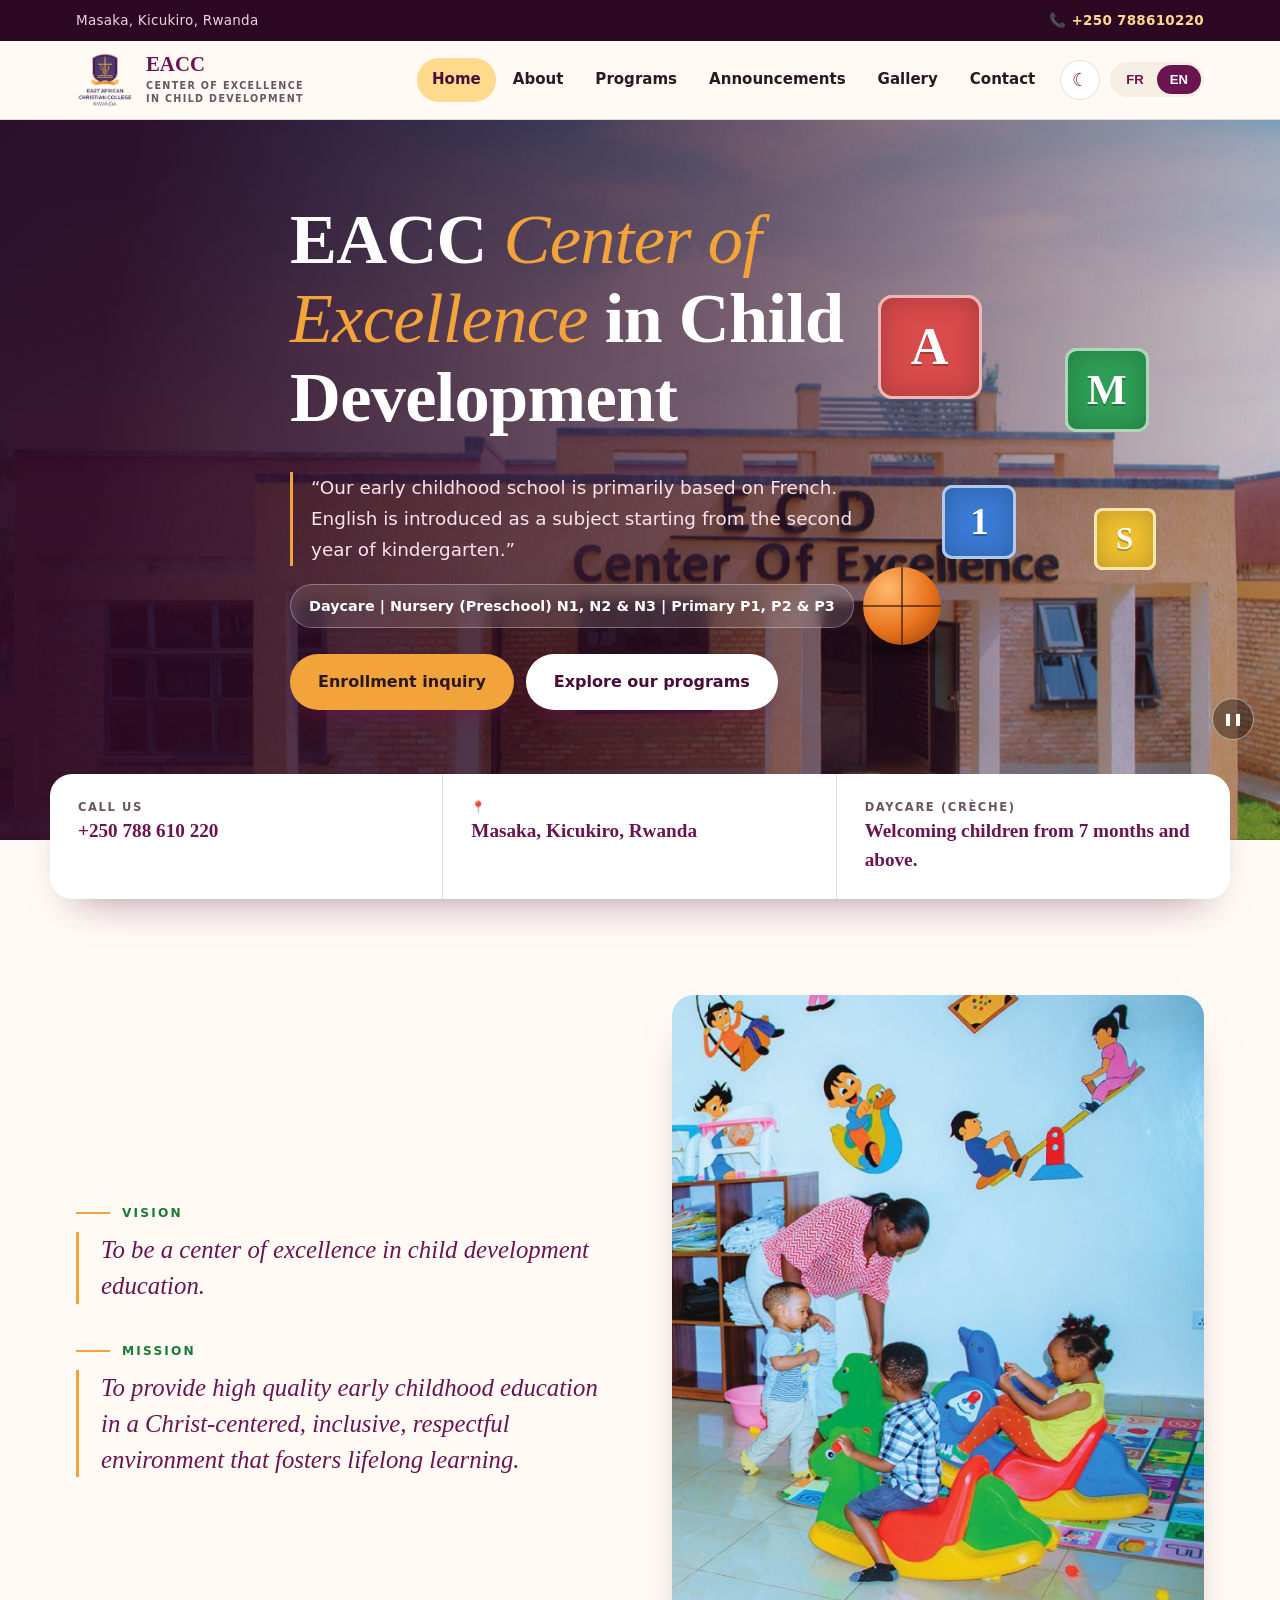
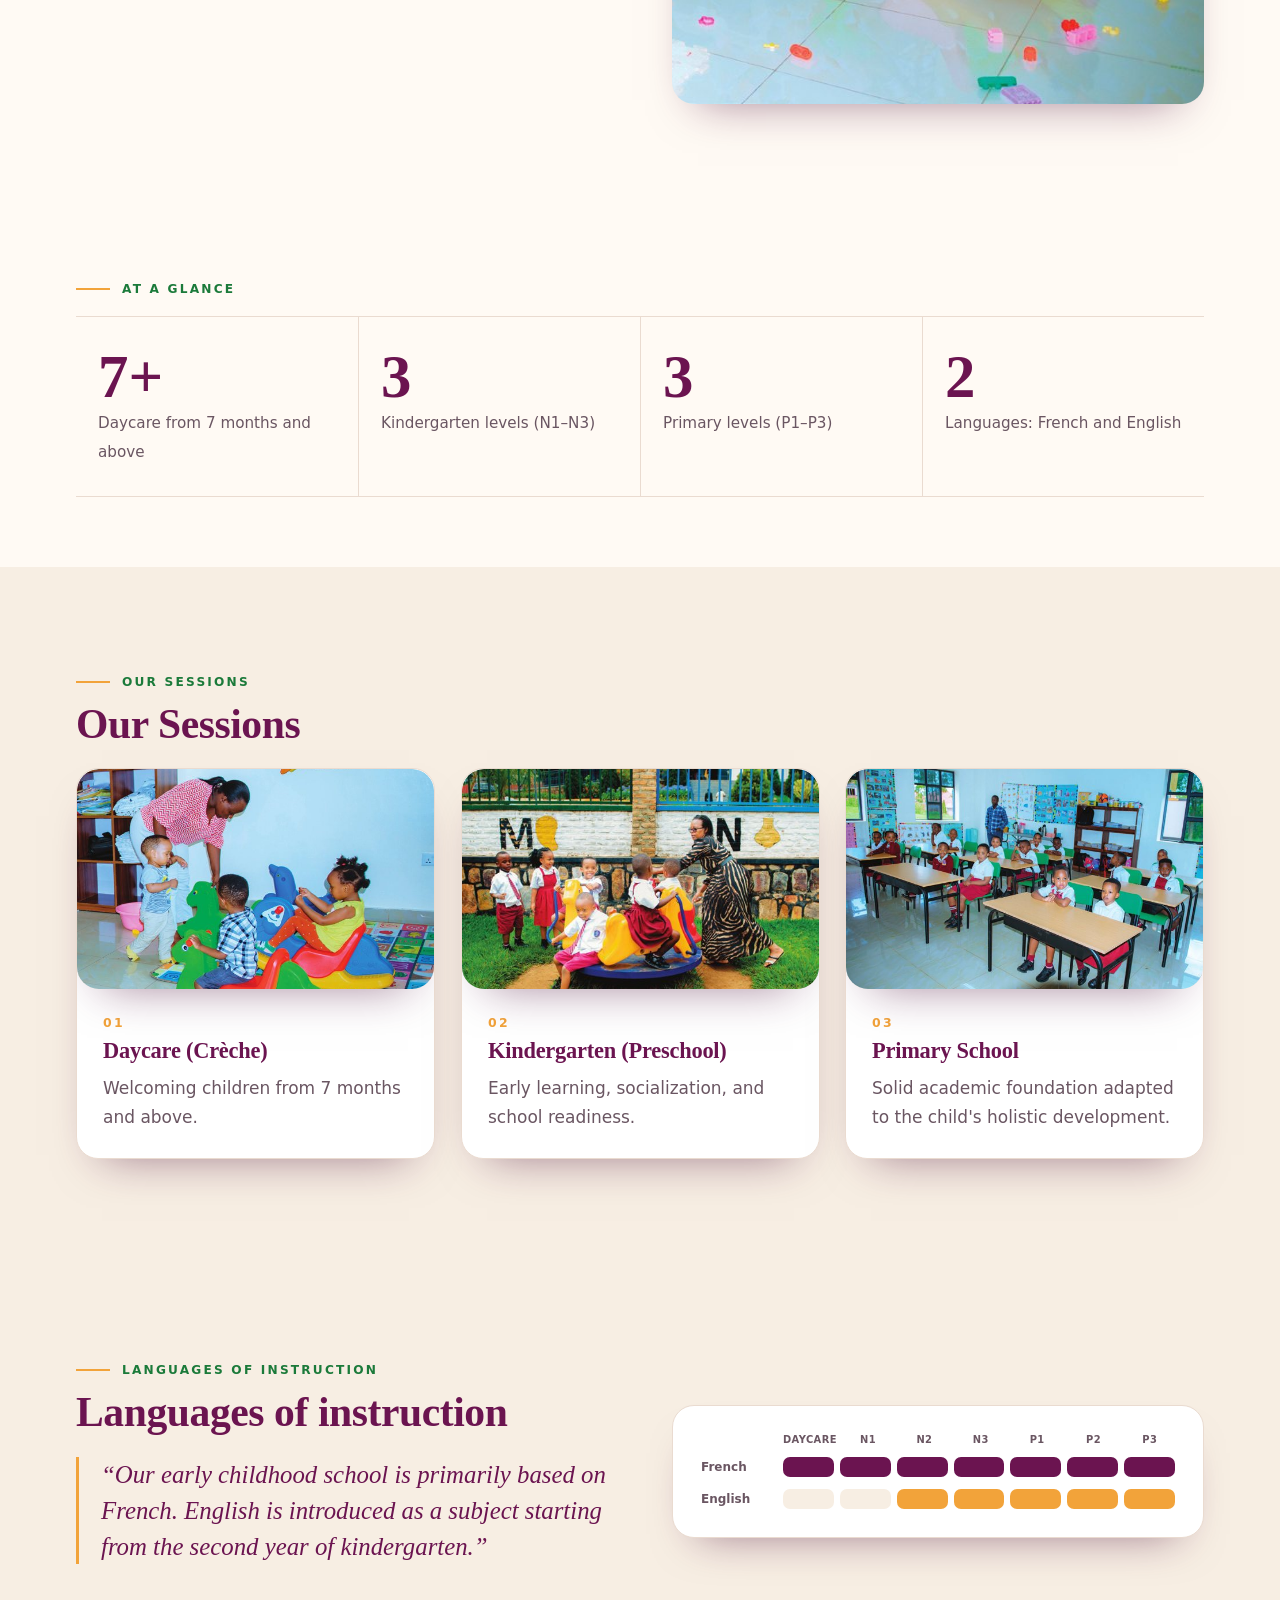
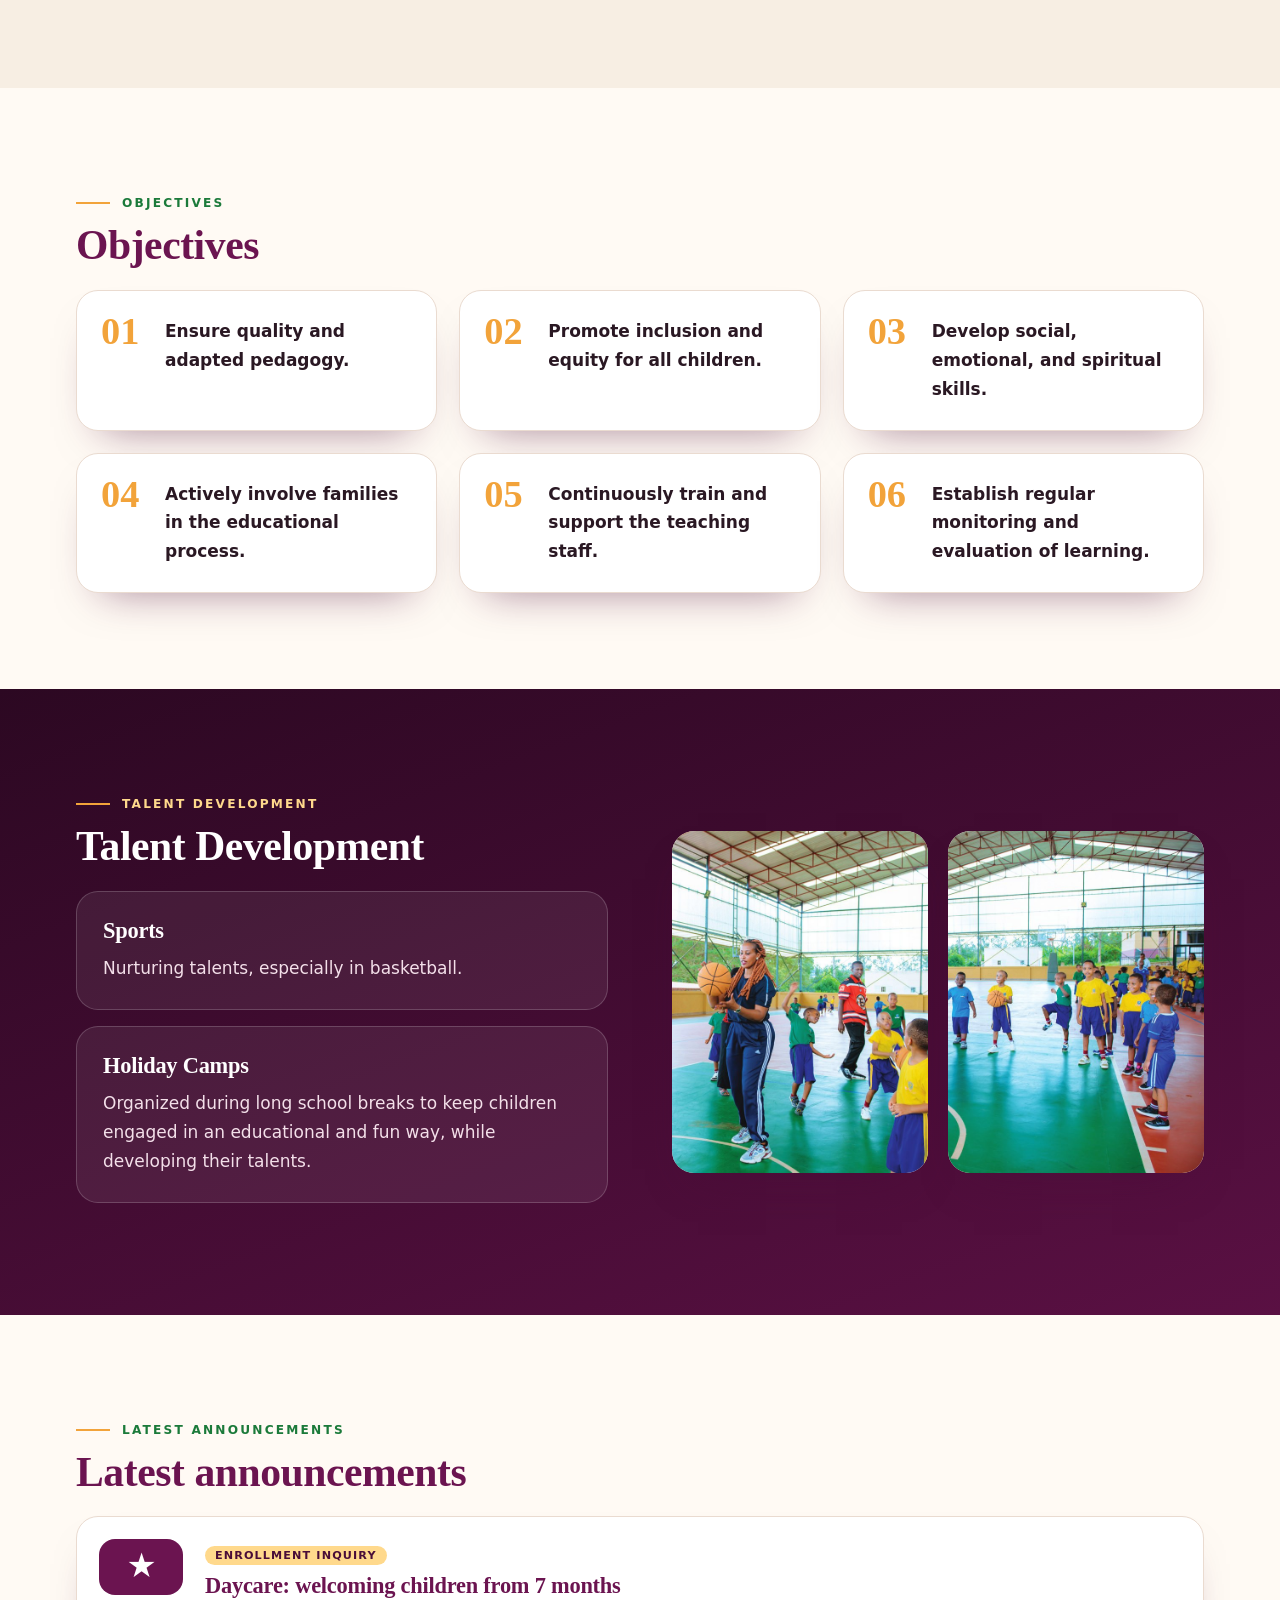
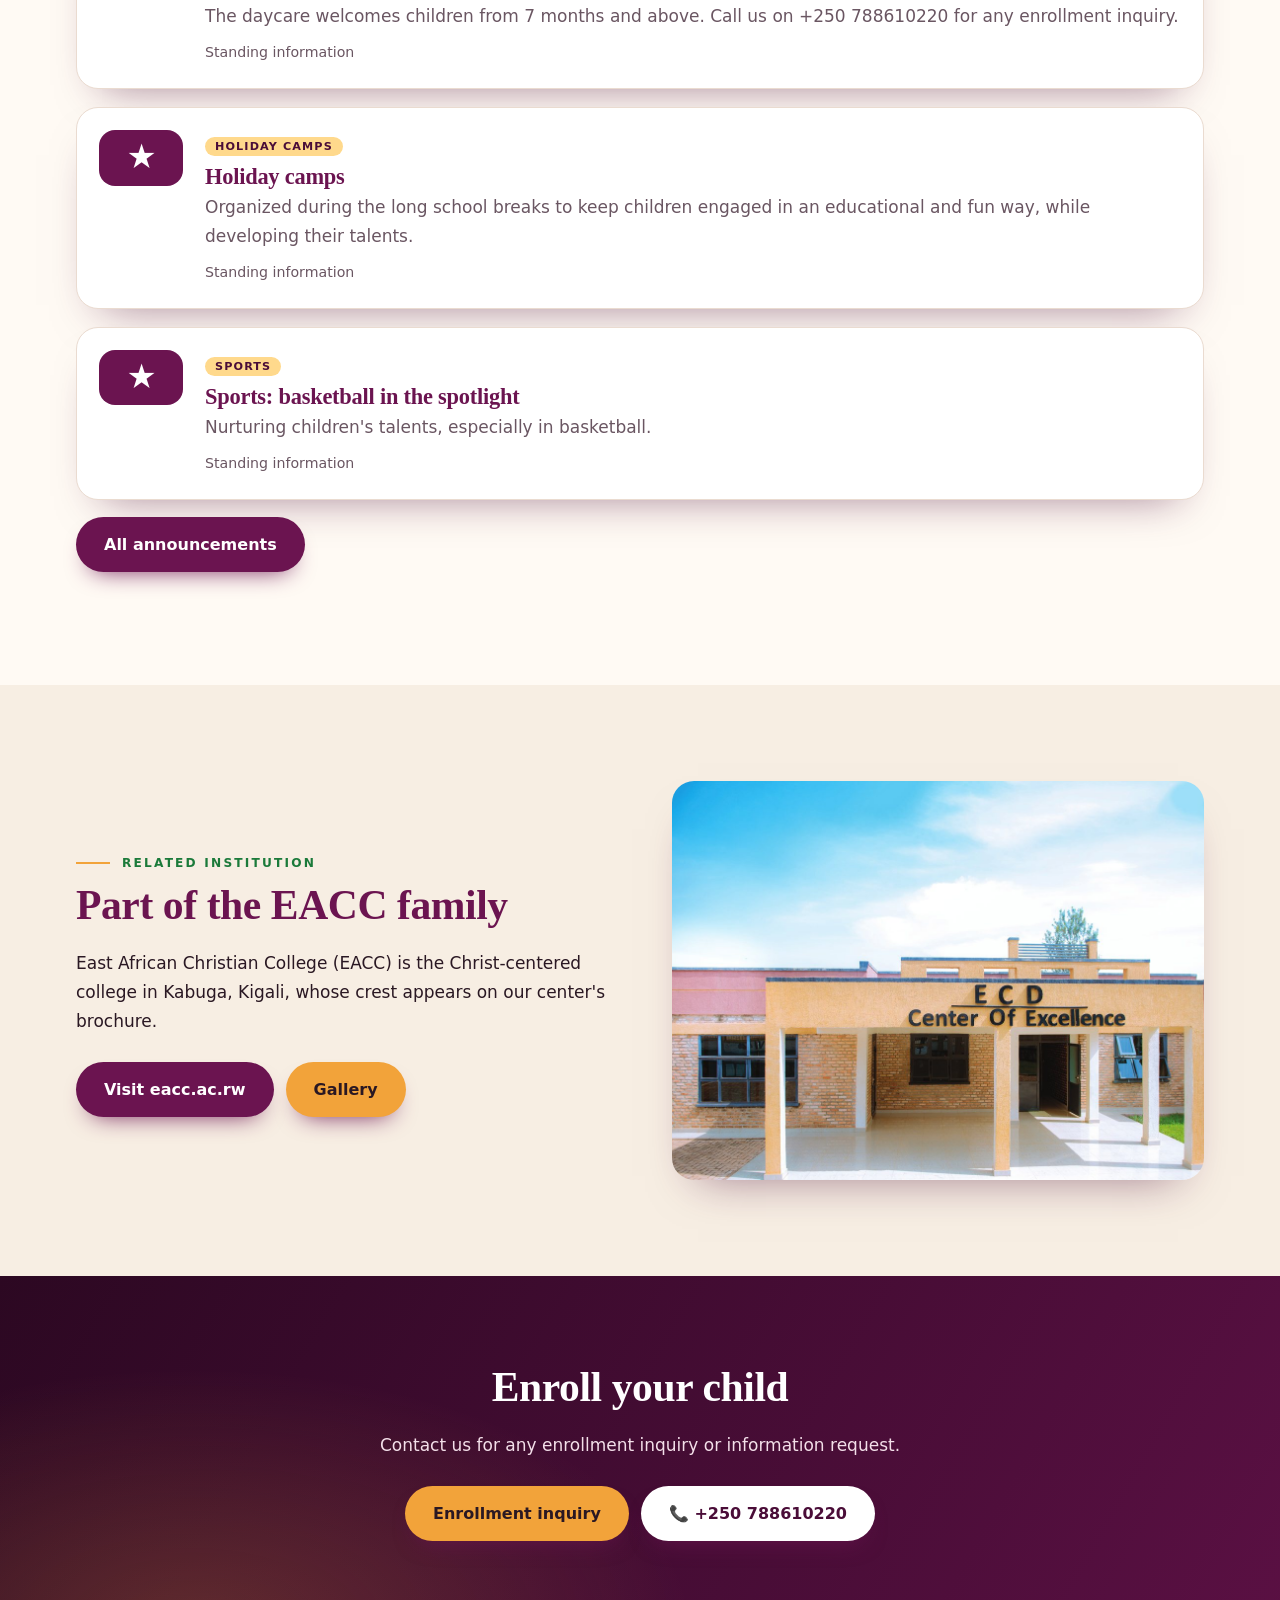
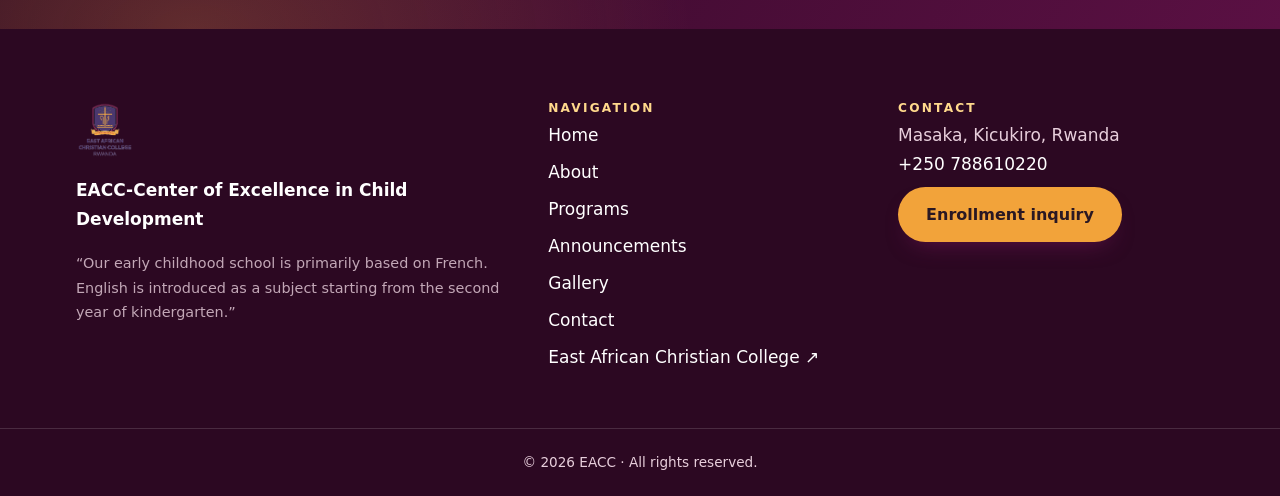
<file: index.html>
<!doctype html>
<html lang="fr">
  <head>
    <meta charset="utf-8" />
    <meta name="viewport" content="width=device-width,initial-scale=1" />
    <title data-fr="EACC – Centre d'excellence en développement de l'enfant | Masaka, Kicukiro" data-en="EACC – Center of Excellence in Child Development | Masaka, Kicukiro">EACC – Centre d'excellence en développement de l'enfant | Masaka, Kicukiro</title>
    <meta
      name="description"
      content="Crèche dès 7 mois, maternelle M1–M3 et primaire P1–P3 à Masaka, Kicukiro (Rwanda)." data-fr="Crèche dès 7 mois, maternelle M1–M3 et primaire P1–P3 à Masaka, Kicukiro (Rwanda)." data-en="Daycare from 7 months, nursery N1–N3 and primary P1–P3 in Masaka, Kicukiro (Rwanda). Quality, Christ-centered education." />
    <meta
      property="og:title"
      content="EACC – Centre d'excellence en développement de l'enfant | Masaka, Kicukiro"
    />
    <meta property="og:type" content="website" />
    <meta property="og:image" content="images/building.jpg" />
    <meta name="color-scheme" content="light dark" />
    <meta name="theme-color" content="#6b1450" />
    <link rel="icon" href="logo.png">
    <script>
      try {
        var t = localStorage.getItem("eacc-theme");
        if (t) document.documentElement.dataset.theme = t;
      } catch (e) {}
    </script>
    <link rel="stylesheet" href="styles.css" />
    <script type="application/ld+json">
      {
        "@context": "https://schema.org",
        "@type": "EducationalOrganization",
        "name": "EACC-Center of Excellence in Child Development",
        "telephone": "+250788610220",
        "address": {
          "@type": "PostalAddress",
          "addressLocality": "Masaka, Kicukiro",
          "addressCountry": "RW"
        }
      }
    </script>
  </head>
  <body data-page="home">
    <a class="skip" href="#main"><span class="locale-text locale-fr">Aller au contenu</span><span class="locale-text locale-en">Skip to content</span></a>
    <div class="top"><div class="wrap"><span><span class="locale-text locale-fr">Masaka, Kicukiro, Rwanda</span><span class="locale-text locale-en">Masaka, Kicukiro, Rwanda</span></span><a href="tel:+250788610220">&#128222; +250 788610220</a></div></div>
    <header class="nav"><div class="wrap"><a class="logo" href="index.html">    <img class="badge" src="logo.png" alt="" aria-hidden="true"><span>EACC<small><span class="locale-text locale-fr">Centre d'excellence en développement de l'enfant</span><span class="locale-text locale-en">Center of Excellence<br>in Child Development</span></small></span></a>
      <button id="menu" aria-expanded="false" aria-controls="nav" aria-label="Menu">&#9776;</button>
      <nav id="nav" aria-label="Main">
          <a class="l on" href="index.html" aria-current="page"><span class="locale-text locale-fr">Accueil</span><span class="locale-text locale-en">Home</span></a>
          <a class="l" href="about.html"><span class="locale-text locale-fr">À propos</span><span class="locale-text locale-en">About</span></a>
          <a class="l" href="programs.html"><span class="locale-text locale-fr">Programmes</span><span class="locale-text locale-en">Programs</span></a>
          <a class="l" href="announcements.html"><span class="locale-text locale-fr">Annonces</span><span class="locale-text locale-en">Announcements</span></a>
          <a class="l" href="gallery.html"><span class="locale-text locale-fr">Galerie</span><span class="locale-text locale-en">Gallery</span></a>
          <a class="l" href="contact.html"><span class="locale-text locale-fr">Contact</span><span class="locale-text locale-en">Contact</span></a>
        <button id="theme" type="button" data-label-fr="Mode clair" data-label-en="Light mode"></button><div class="lang" role="group" aria-label="Language / Langue"><button data-l="fr" lang="fr">FR</button><button data-l="en" lang="en">EN</button></div>
      </nav></div></header>
    <main id="main">
      <div
        class="hero"
        data-slides="building.jpg,group.jpg,basketball.jpg,classroom.jpg"
        data-label-fr="Mettre en pause ou relancer le diaporama"
        data-label-en="Pause or resume the slideshow"
      >
        <div class="wrap">
          <h1><span class="locale-text locale-fr">EACC <em>Centre d'excellence</em> en développement de l'enfant</span><span class="locale-text locale-en">EACC <em>Center of Excellence</em> in Child Development</span></h1>
          <p class="quote"><span class="locale-text locale-fr">« Notre école de la petite enfance a pour base principale le français. L'anglais est introduit dès la deuxième maternelle comme cours. »</span><span class="locale-text locale-en">“Our early childhood school is primarily based on French. English is introduced as a subject starting from the second year of kindergarten.”</span></p>
          <span class="tags"><span class="locale-text locale-fr">Crèche | Maternelle M1, M2 &amp; M3 | Primaire P1, P2 &amp; P3</span><span class="locale-text locale-en">Daycare | Nursery (Preschool) N1, N2 &amp; N3 | Primary P1, P2 &amp; P3</span></span>
          <div class="btns">
            <a class="btn o" href="contact.html"><span class="locale-text locale-fr">Demande d'inscription</span><span class="locale-text locale-en">Enrollment inquiry</span></a>
            <a class="btn w" href="programs.html"><span class="locale-text locale-fr">Découvrir nos programmes</span><span class="locale-text locale-en">Explore our programs</span></a>
          </div>
        </div>
      </div>
      <div class="strip">
        <div class="wrap">
          <div>
            <small><span class="locale-text locale-fr">Appelez-nous</span><span class="locale-text locale-en">Call us</span></small>
            <b><a href="tel:+250788610220">+250 788 610 220</a></b>
          </div>
          <div>
            <small>&#128205;</small>
            <b><span class="locale-text locale-fr">Masaka, Kicukiro, Rwanda</span><span class="locale-text locale-en">Masaka, Kicukiro, Rwanda</span></b>
          </div>
          <div>
            <small><span class="locale-text locale-fr">Crèche</span><span class="locale-text locale-en">Daycare (Crèche)</span></small>
            <b><span class="locale-text locale-fr">Accueil des enfants à partir de 7 mois et au-delà.</span><span class="locale-text locale-en">Welcoming children from 7 months and above.</span></b>
          </div>
        </div>
      </div>
      <section>
        <div class="wrap">
          <div class="split">
            <div class="rv">
              <span class="eye"><span class="locale-text locale-fr">Vision</span><span class="locale-text locale-en">Vision</span></span>
              <p class="bq"><span class="locale-text locale-fr">Être un centre d'excellence en éducation au développement de l'enfant.</span><span class="locale-text locale-en">To be a center of excellence in child development education.</span></p>
              <span class="eye"><span class="locale-text locale-fr">Mission</span><span class="locale-text locale-en">Mission</span></span>
              <p class="bq"><span class="locale-text locale-fr">Fournir une éducation de haute qualité pour la petite enfance dans un environnement centré sur le Christ, inclusif, respectueux et propice à l'apprentissage tout au long de la vie.</span><span class="locale-text locale-en">To provide high quality early childhood education in a Christ-centered, inclusive, respectful environment that fosters lifelong learning.</span></p>
            </div>
            <figure class="ph rv tall" data-label="images/classroom.jpg">
              <img
                src="images/classroom.jpg"
                data-alt-fr="Enfants jouant dans la salle de la crèche" data-alt-en="Children playing in the daycare room"
                alt="Enfants jouant dans la salle de la crèche"
                loading="lazy"
              />
            </figure>
          </div>
        </div>
      </section>
      <section class="glance">
        <div class="wrap">
          <span class="eye"><span class="locale-text locale-fr">En un coup d'œil</span><span class="locale-text locale-en">At a glance</span></span>
          <div class="gl rv">
            <div>
              <b data-count="7" data-suf="+">7+</b><span><span class="locale-text locale-fr">Crèche dès 7 mois et au-delà</span><span class="locale-text locale-en">Daycare from 7 months and above</span></span>
            </div>
            <div>
              <b data-count="3" data-suf="">3</b><span><span class="locale-text locale-fr">Niveaux de maternelle (M1–M3)</span><span class="locale-text locale-en">Kindergarten levels (N1–N3)</span></span>
            </div>
            <div>
              <b data-count="3" data-suf="">3</b><span><span class="locale-text locale-fr">Niveaux de primaire (P1–P3)</span><span class="locale-text locale-en">Primary levels (P1–P3)</span></span>
            </div>
            <div>
              <b data-count="2" data-suf="">2</b><span><span class="locale-text locale-fr">Langues : français et anglais</span><span class="locale-text locale-en">Languages: French and English</span></span>
            </div>
          </div>
        </div>
      </section>
      <section class="alt">
        <div class="wrap">
          <span class="eye"><span class="locale-text locale-fr">Nos sessions</span><span class="locale-text locale-en">Our Sessions</span></span>
          <h2><span class="locale-text locale-fr">Nos sessions</span><span class="locale-text locale-en">Our Sessions</span></h2>
          <div class="grid">
            <article class="card rv">
              <figure class="ph rv" data-label="images/classroom.jpg">
                <img
                  src="images/classroom.jpg"
                  data-alt-fr="Enfants jouant dans la salle de la crèche" data-alt-en="Children playing in the daycare room"
                  alt="Enfants jouant dans la salle de la crèche"
                  loading="lazy"
                />
              </figure>
              <div class="b">
                <span class="num">01</span>
                <h3><span class="locale-text locale-fr">Crèche</span><span class="locale-text locale-en">Daycare (Crèche)</span></h3>
                <p><span class="locale-text locale-fr">Accueil des enfants à partir de 7 mois et au-delà.</span><span class="locale-text locale-en">Welcoming children from 7 months and above.</span></p>
              </div>
            </article>
            <article class="card rv">
              <figure class="ph rv" data-label="images/playground.jpg">
                <img
                  src="images/playground.jpg"
                  data-alt-fr="Enfants jouant sur un tourniquet avec une éducatrice" data-alt-en="Children playing on a roundabout with a teacher"
                  alt="Enfants jouant sur un tourniquet avec une éducatrice"
                  loading="lazy"
                />
              </figure>
              <div class="b">
                <span class="num">02</span>
                <h3><span class="locale-text locale-fr">Maternelle</span><span class="locale-text locale-en">Kindergarten (Preschool)</span></h3>
                <p><span class="locale-text locale-fr">Éveil, socialisation et apprentissage pré-scolaire.</span><span class="locale-text locale-en">Early learning, socialization, and school readiness.</span></p>
              </div>
            </article>
            <article class="card rv">
              <figure class="ph rv" data-label="images/yard.jpg">
                <img
                  src="images/yard.jpg"
                  data-alt-fr="Enfants en classe et au jeu" data-alt-en="Children in class and at play"
                  alt="Enfants en classe et au jeu"
                  loading="lazy"
                />
              </figure>
              <div class="b">
                <span class="num">03</span>
                <h3><span class="locale-text locale-fr">Primaire</span><span class="locale-text locale-en">Primary School</span></h3>
                <p><span class="locale-text locale-fr">Formation académique solide et adaptée au développement global de l'enfant.</span><span class="locale-text locale-en">Solid academic foundation adapted to the child's holistic development.</span></p>
              </div>
            </article>
          </div>
        </div>
      </section>
      <section class="alt">
        <div class="wrap split">
          <div class="rv">
            <span class="eye"><span class="locale-text locale-fr">Langues d'enseignement</span><span class="locale-text locale-en">Languages of instruction</span></span>
            <h2><span class="locale-text locale-fr">Langues d'enseignement</span><span class="locale-text locale-en">Languages of instruction</span></h2>
            <p class="bq"><span class="locale-text locale-fr">« Notre école de la petite enfance a pour base principale le français. L'anglais est introduit dès la deuxième maternelle comme cours. »</span><span class="locale-text locale-en">“Our early childhood school is primarily based on French. English is introduced as a subject starting from the second year of kindergarten.”</span></p>
          </div>
          <div class="langbar rv" aria-hidden="true">
            <div class="lbr">
              <em></em><span class="stg"><span class="locale-text locale-fr">Crèche</span><span class="locale-text locale-en">Daycare</span></span
              ><span class="stg"><span class="locale-text locale-fr">M1</span><span class="locale-text locale-en">N1</span></span
              ><span class="stg"><span class="locale-text locale-fr">M2</span><span class="locale-text locale-en">N2</span></span
              ><span class="stg"><span class="locale-text locale-fr">M3</span><span class="locale-text locale-en">N3</span></span
              ><span class="stg">P1</span
              ><span class="stg">P2</span
              ><span class="stg">P3</span>
            </div>
            <div class="lbr">
              <em><span class="locale-text locale-fr">Français</span><span class="locale-text locale-en">French</span></em><i class="f"></i><i class="f"></i
              ><i class="f"></i><i class="f"></i><i class="f"></i
              ><i class="f"></i><i class="f"></i>
            </div>
            <div class="lbr">
              <em><span class="locale-text locale-fr">Anglais</span><span class="locale-text locale-en">English</span></em><i></i><i></i><i class="e"></i
              ><i class="e"></i><i class="e"></i><i class="e"></i
              ><i class="e"></i>
            </div>
          </div>
        </div>
      </section>
      <section>
        <div class="wrap">
          <span class="eye"><span class="locale-text locale-fr">Objectifs</span><span class="locale-text locale-en">Objectives</span></span>
          <h2><span class="locale-text locale-fr">Objectifs</span><span class="locale-text locale-en">Objectives</span></h2>
          <ul class="obj">
            <li class="rv"><span class="locale-text locale-fr">Assurer une pédagogie de qualité et adaptée.</span><span class="locale-text locale-en">Ensure quality and adapted pedagogy.</span></li>
            <li class="rv"><span class="locale-text locale-fr">Favoriser l'inclusion et l'équité pour tous les enfants.</span><span class="locale-text locale-en">Promote inclusion and equity for all children.</span></li>
            <li class="rv"><span class="locale-text locale-fr">Développer les compétences sociales, émotionnelles et spirituelles.</span><span class="locale-text locale-en">Develop social, emotional, and spiritual skills.</span></li>
            <li class="rv"><span class="locale-text locale-fr">Impliquer activement les familles dans le processus éducatif.</span><span class="locale-text locale-en">Actively involve families in the educational process.</span></li>
            <li class="rv"><span class="locale-text locale-fr">Former et accompagner le personnel éducatif de manière continue.</span><span class="locale-text locale-en">Continuously train and support the teaching staff.</span></li>
            <li class="rv"><span class="locale-text locale-fr">Mettre en place un suivi et une évaluation régulière des apprentissages.</span><span class="locale-text locale-en">Establish regular monitoring and evaluation of learning.</span></li>
          </ul>
        </div>
      </section>
      <section class="dark">
        <div class="wrap split">
          <div class="rv">
            <span class="eye"><span class="locale-text locale-fr">Développement des talents</span><span class="locale-text locale-en">Talent Development</span></span>
            <h2><span class="locale-text locale-fr">Développement des talents</span><span class="locale-text locale-en">Talent Development</span></h2>
            <div class="tc">
              <h3><span class="locale-text locale-fr">Sports</span><span class="locale-text locale-en">Sports</span></h3>
              <p><span class="locale-text locale-fr">Mise en valeur des talents, notamment en basket-ball.</span><span class="locale-text locale-en">Nurturing talents, especially in basketball.</span></p>
            </div>
            <div class="tc">
              <h3><span class="locale-text locale-fr">Colonies de vacances</span><span class="locale-text locale-en">Holiday Camps</span></h3>
              <p><span class="locale-text locale-fr">Organisation pendant les grandes vacances pour occuper les enfants de manière éducative et ludique, tout en développant leurs talents.</span><span class="locale-text locale-en">Organized during long school breaks to keep children engaged in an educational and fun way, while developing their talents.</span></p>
            </div>
          </div>
          <div class="photos">
            <figure class="ph rv tall" data-label="images/basketball.jpg">
              <img
                src="images/basketball.jpg"
                data-alt-fr="Enfants et entraîneur de basket-ball" data-alt-en="Children and coach during basketball"
                alt="Enfants et entraîneur de basket-ball"
                loading="lazy"
              />
            </figure>
            <figure class="ph rv tall" data-label="images/ball2.jpg">
              <img
                src="images/ball2.jpg"
                data-alt-fr="Enfants et entraîneur de basket-ball" data-alt-en="Children and coach during basketball"
                alt="Enfants et entraîneur de basket-ball"
                loading="lazy"
              />
            </figure>
          </div>
        </div>
      </section>
      <section>
        <div class="wrap">
          <span class="eye"><span class="locale-text locale-fr">Dernières annonces</span><span class="locale-text locale-en">Latest announcements</span></span>
          <h2><span class="locale-text locale-fr">Dernières annonces</span><span class="locale-text locale-en">Latest announcements</span></h2>
          <div id="annhome" class="alist">
<article class="an rv in" data-cat="enroll" data-date="">
  <div class="ad"><b>&#9733;</b><span></span></div>
  <div><span class="chip"><span class="locale-text locale-fr">Demande d'inscription</span><span class="locale-text locale-en">Enrollment inquiry</span></span><span class="chip ph2" hidden><span class="locale-text locale-fr">Exemple à remplacer</span><span class="locale-text locale-en">Placeholder – replace</span></span><h3><span class="locale-text locale-fr">Crèche : accueil dès 7 mois</span><span class="locale-text locale-en">Daycare: welcoming children from 7 months</span></h3><p><span class="locale-text locale-fr">La crèche accueille les enfants à partir de 7 mois et au-delà. Contactez-nous au +250 788610220 pour toute demande d'inscription.</span><span class="locale-text locale-en">The daycare welcomes children from 7 months and above. Call us on +250 788610220 for any enrollment inquiry.</span></p><small><span class="standing"><span class="locale-text locale-fr">Information permanente</span><span class="locale-text locale-en">Standing information</span></span><time hidden></time></small></div>
</article>
<article class="an rv in" data-cat="camps" data-date="">
  <div class="ad"><b>&#9733;</b><span></span></div>
  <div><span class="chip"><span class="locale-text locale-fr">Colonies de vacances</span><span class="locale-text locale-en">Holiday Camps</span></span><span class="chip ph2" hidden><span class="locale-text locale-fr">Exemple à remplacer</span><span class="locale-text locale-en">Placeholder – replace</span></span><h3><span class="locale-text locale-fr">Colonies de vacances</span><span class="locale-text locale-en">Holiday camps</span></h3><p><span class="locale-text locale-fr">Organisées pendant les grandes vacances pour occuper les enfants de manière éducative et ludique, tout en développant leurs talents.</span><span class="locale-text locale-en">Organized during the long school breaks to keep children engaged in an educational and fun way, while developing their talents.</span></p><small><span class="standing"><span class="locale-text locale-fr">Information permanente</span><span class="locale-text locale-en">Standing information</span></span><time hidden></time></small></div>
</article>
<article class="an rv in" data-cat="sport" data-date="">
  <div class="ad"><b>&#9733;</b><span></span></div>
  <div><span class="chip"><span class="locale-text locale-fr">Sports</span><span class="locale-text locale-en">Sports</span></span><span class="chip ph2" hidden><span class="locale-text locale-fr">Exemple à remplacer</span><span class="locale-text locale-en">Placeholder – replace</span></span><h3><span class="locale-text locale-fr">Sport : le basket-ball à l'honneur</span><span class="locale-text locale-en">Sports: basketball in the spotlight</span></h3><p><span class="locale-text locale-fr">Mise en valeur des talents des enfants, notamment en basket-ball.</span><span class="locale-text locale-en">Nurturing children's talents, especially in basketball.</span></p><small><span class="standing"><span class="locale-text locale-fr">Information permanente</span><span class="locale-text locale-en">Standing information</span></span><time hidden></time></small></div>
</article>
<p class="ann-empty" hidden><span class="locale-text locale-fr">Aucune annonce trouvée.</span><span class="locale-text locale-en">No announcements found.</span></p>
</div>
          <p>
            <a class="btn" href="announcements.html"><span class="locale-text locale-fr">Toutes les annonces</span><span class="locale-text locale-en">All announcements</span></a>
          </p>
        </div>
      </section>
      <section class="alt">
        <div class="wrap split">
          <div class="rv">
            <span class="eye"><span class="locale-text locale-fr">Établissement apparenté</span><span class="locale-text locale-en">Related institution</span></span>
            <h2><span class="locale-text locale-fr">Faisant partie de la famille EACC</span><span class="locale-text locale-en">Part of the EACC family</span></h2>
            <p><span class="locale-text locale-fr">East African Christian College (EACC) est le collège chrétien de Kabuga, Kigali, dont l'écusson figure sur la brochure de notre centre.</span><span class="locale-text locale-en">East African Christian College (EACC) is the Christ-centered college in Kabuga, Kigali, whose crest appears on our center's brochure.</span></p>
            <div class="btns">
              <a
                class="btn"
                href="https://www.eacc.ac.rw/eacc"
                target="_blank"
                rel="noopener"
               
              ><span class="locale-text locale-fr">Visiter eacc.ac.rw</span><span class="locale-text locale-en">Visit eacc.ac.rw</span></a>
              <a class="btn o" href="gallery.html"><span class="locale-text locale-fr">Galerie</span><span class="locale-text locale-en">Gallery</span></a>
            </div>
          </div>
          <figure class="ph rv" data-label="images/building.jpg">
            <img
              src="images/building.jpg"
              data-alt-fr="Bâtiment ECD Center of Excellence" data-alt-en="ECD Center of Excellence building"
              alt="Bâtiment ECD Center of Excellence"
              loading="lazy"
            />
          </figure>
        </div>
      </section>
      <section class="cta">
        <div class="wrap rv">
          <h2><span class="locale-text locale-fr">Inscrivez votre enfant</span><span class="locale-text locale-en">Enroll your child</span></h2>
          <p><span class="locale-text locale-fr">Contactez-nous pour toute demande d'inscription ou de renseignements.</span><span class="locale-text locale-en">Contact us for any enrollment inquiry or information request.</span></p>
          <div class="btns">
            <a class="btn o" href="contact.html"><span class="locale-text locale-fr">Demande d'inscription</span><span class="locale-text locale-en">Enrollment inquiry</span></a>
            <a class="btn w" href="tel:+250788610220">&#128222; +250 788610220</a>
          </div>
        </div>
      </section>
    </main>
    <footer class="f"><div class="wrap fg"><div>    <img class="footer-logo" src="logo.png" alt="" aria-hidden="true"><p><strong><span class="locale-text locale-fr">EACC – Centre d'excellence en développement de l'enfant</span><span class="locale-text locale-en">EACC-Center of Excellence in Child Development</span></strong></p><p class="quote"><span class="locale-text locale-fr">« Notre école de la petite enfance a pour base principale le français. L'anglais est introduit dès la deuxième maternelle comme cours. »</span><span class="locale-text locale-en">“Our early childhood school is primarily based on French. English is introduced as a subject starting from the second year of kindergarten.”</span></p></div><div><h2><span class="locale-text locale-fr">Navigation</span><span class="locale-text locale-en">Navigation</span></h2><a href="index.html"><span class="locale-text locale-fr">Accueil</span><span class="locale-text locale-en">Home</span></a><a href="about.html"><span class="locale-text locale-fr">À propos</span><span class="locale-text locale-en">About</span></a><a href="programs.html"><span class="locale-text locale-fr">Programmes</span><span class="locale-text locale-en">Programs</span></a><a href="announcements.html"><span class="locale-text locale-fr">Annonces</span><span class="locale-text locale-en">Announcements</span></a><a href="gallery.html"><span class="locale-text locale-fr">Galerie</span><span class="locale-text locale-en">Gallery</span></a><a href="contact.html"><span class="locale-text locale-fr">Contact</span><span class="locale-text locale-en">Contact</span></a><a href="https://www.eacc.ac.rw/eacc" target="_blank" rel="noopener">East African Christian College &#8599;</a></div><div><h2><span class="locale-text locale-fr">Contact</span><span class="locale-text locale-en">Contact</span></h2><span><span class="locale-text locale-fr">Masaka, Kicukiro, Rwanda</span><span class="locale-text locale-en">Masaka, Kicukiro, Rwanda</span></span><a href="tel:+250788610220">+250 788610220</a><a class="btn o" href="contact.html"><span class="locale-text locale-fr">Demande d'inscription</span><span class="locale-text locale-en">Enrollment inquiry</span></a></div></div><p class="copy">&#169; <span id="yr"></span> EACC &middot; <span class="locale-text locale-fr">Tous droits réservés.</span><span class="locale-text locale-en">All rights reserved.</span></p></footer>
    <div id="pg"></div><button id="top" aria-label="Top" hidden>&#8593;</button><div class="mbar"><a class="btn o" href="tel:+250788610220">&#128222; +250 788610220</a><a class="btn" href="contact.html"><span class="locale-text locale-fr">Demande d'inscription</span><span class="locale-text locale-en">Enrollment inquiry</span></a></div>
    <script src="app.js" defer></script>
  </body>
</html>
</file>
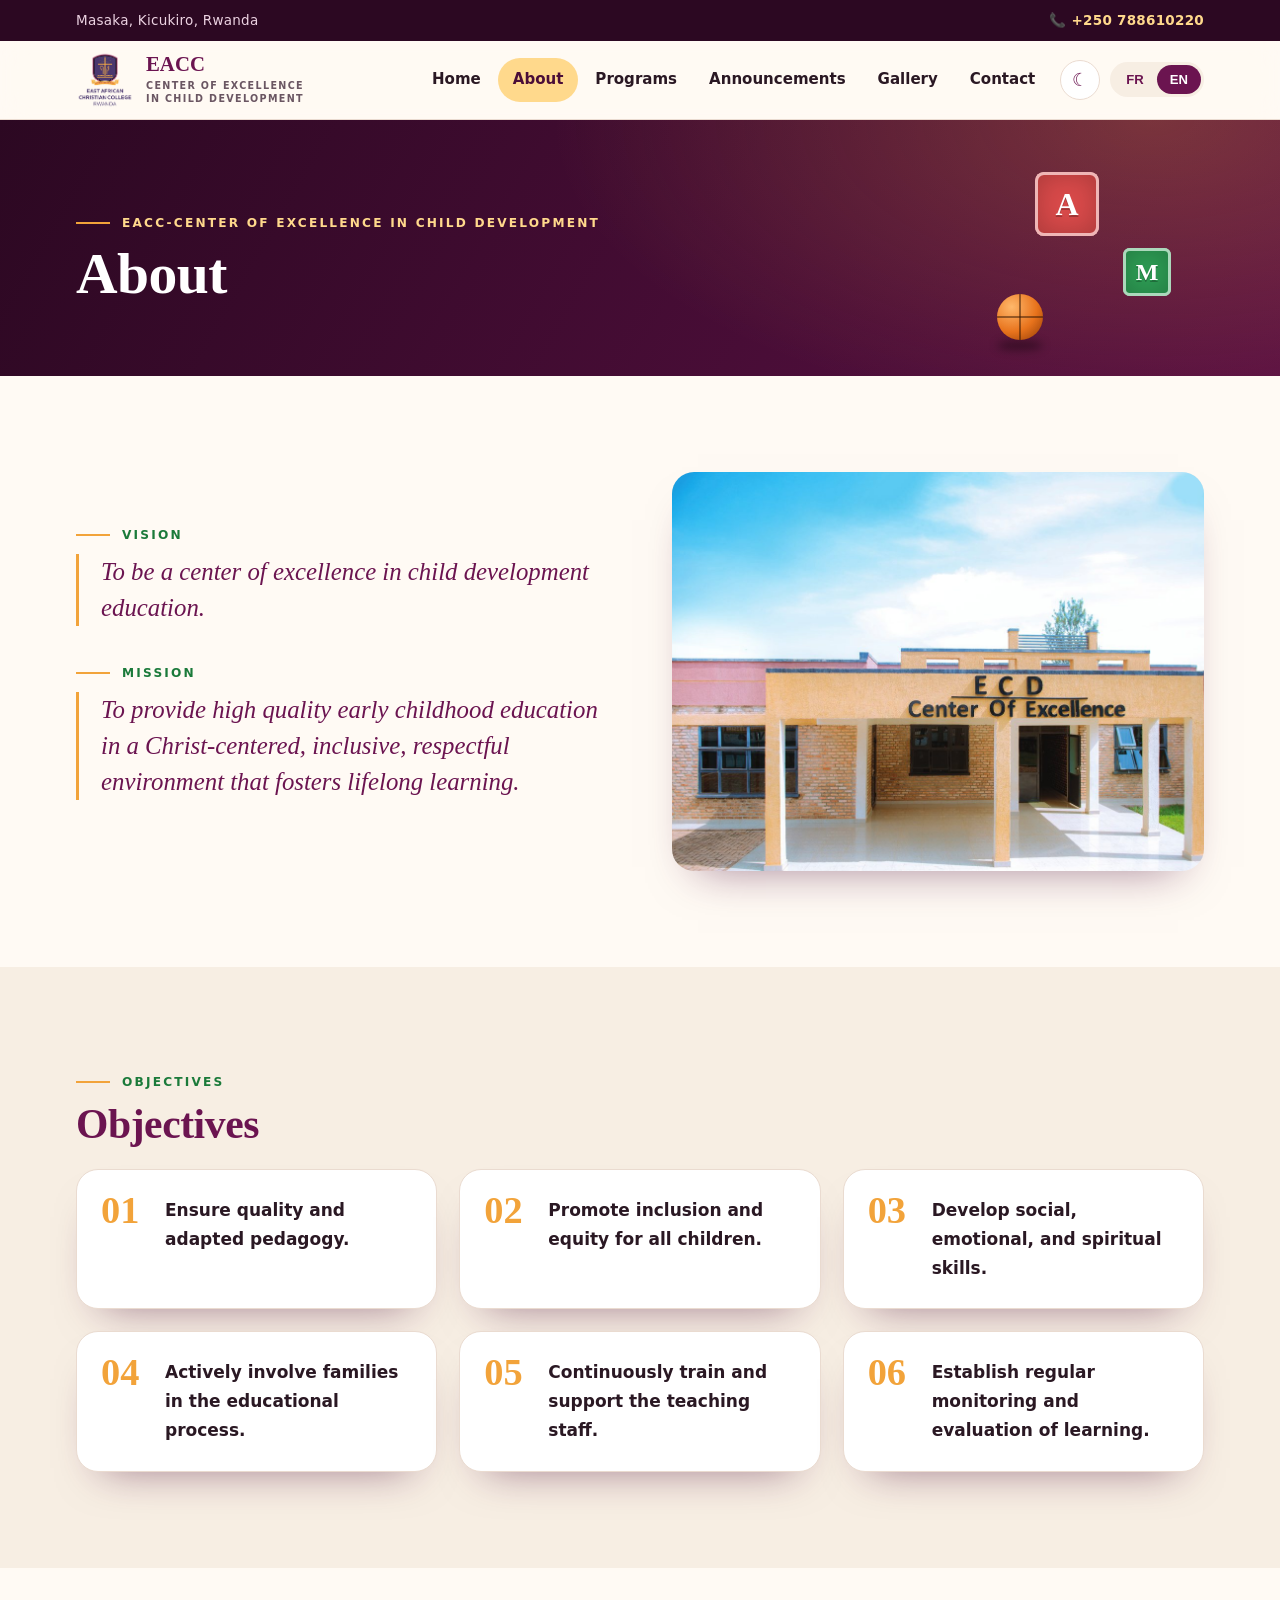
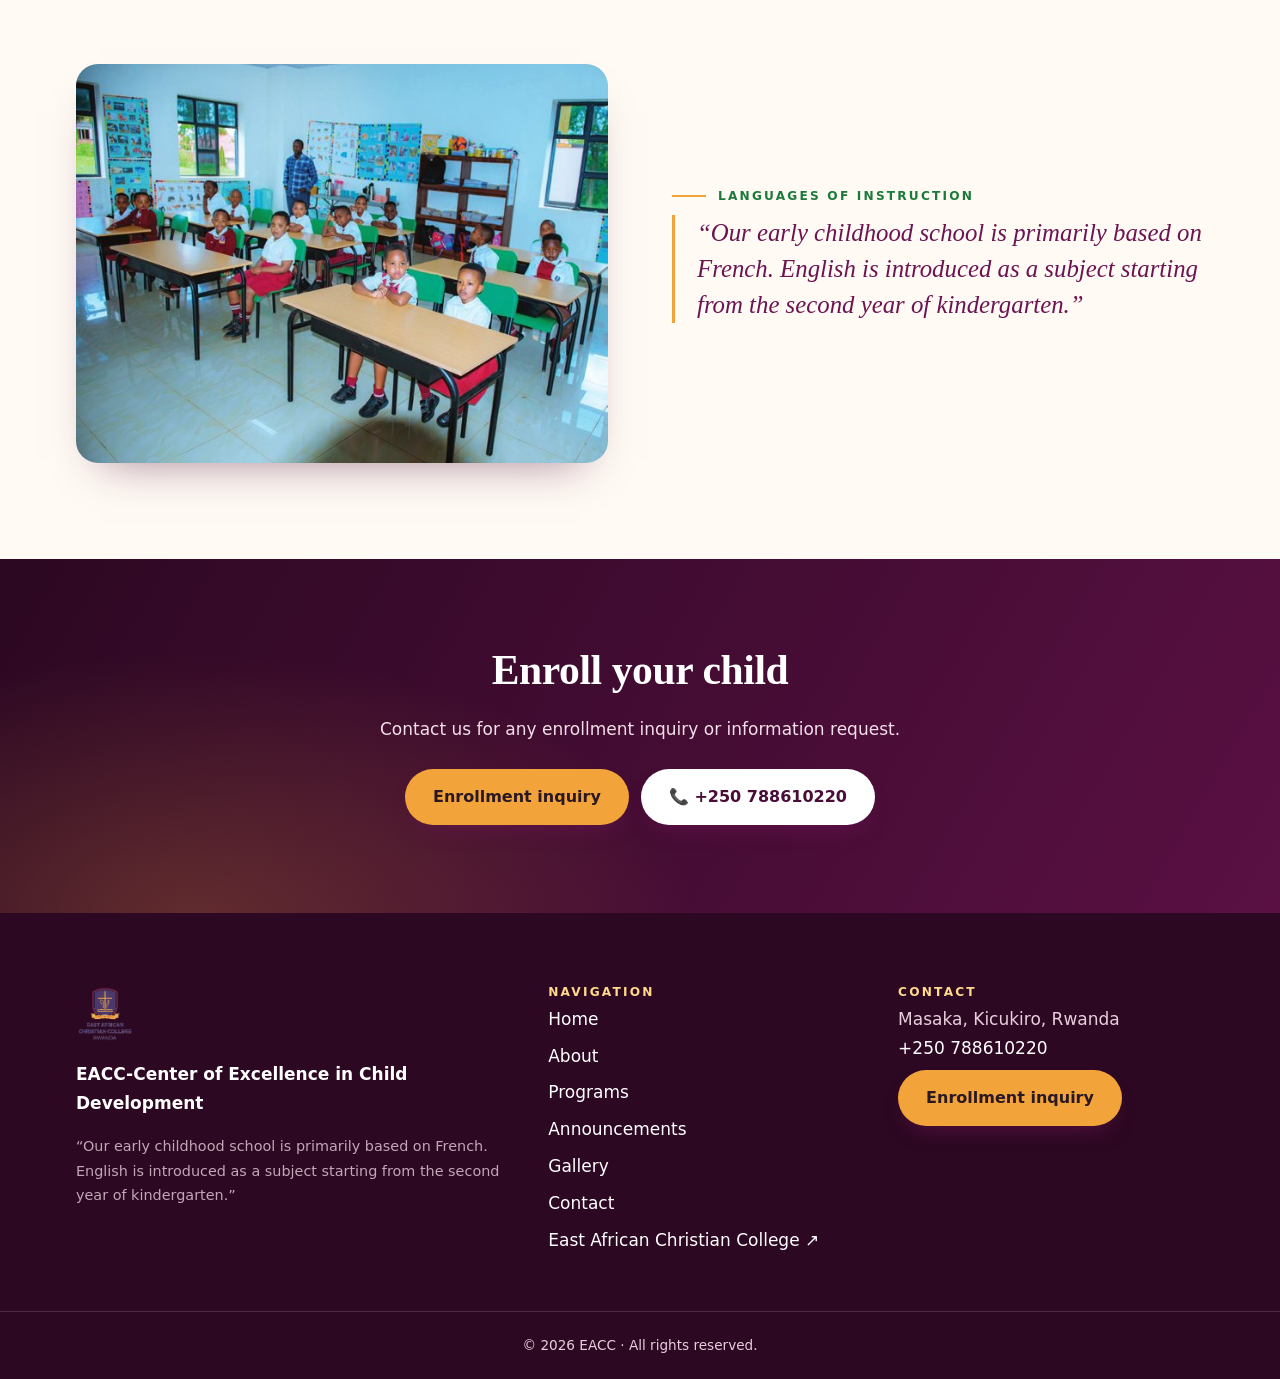
<file: about.html>
<!doctype html>
<html lang="fr">
  <head>
    <meta charset="utf-8" />
    <meta name="viewport" content="width=device-width,initial-scale=1" />
    <title data-fr="À propos – Vision, mission et objectifs | EACC" data-en="About – Vision, Mission and Objectives | EACC">À propos – Vision, mission et objectifs | EACC</title>
    <meta
      name="description"
      content="Vision, mission et objectifs d'EACC, école de la petite enfance à Kicukiro." data-fr="Vision, mission et objectifs d'EACC, école de la petite enfance à Kicukiro." data-en="Vision, mission and objectives of EACC-Center of Excellence in Child Development, an early childhood school in Kicukiro." />
    <meta
      property="og:title"
      content="À propos – Vision, mission et objectifs | EACC"
    />
    <meta property="og:type" content="website" />
    <meta property="og:image" content="images/building.jpg" />
    <meta name="color-scheme" content="light dark" />
    <meta name="theme-color" content="#6b1450" />
    <link rel="icon" href="logo.png">
    <script>
      try {
        var t = localStorage.getItem("eacc-theme");
        if (t) document.documentElement.dataset.theme = t;
      } catch (e) {}
    </script>
    <link rel="stylesheet" href="styles.css" />
  </head>
  <body data-page="about">
    <a class="skip" href="#main"><span class="locale-text locale-fr">Aller au contenu</span><span class="locale-text locale-en">Skip to content</span></a>
    <div class="top"><div class="wrap"><span><span class="locale-text locale-fr">Masaka, Kicukiro, Rwanda</span><span class="locale-text locale-en">Masaka, Kicukiro, Rwanda</span></span><a href="tel:+250788610220">&#128222; +250 788610220</a></div></div>
    <header class="nav"><div class="wrap"><a class="logo" href="index.html">    <img class="badge" src="logo.png" alt="" aria-hidden="true"><span>EACC<small><span class="locale-text locale-fr">Centre d'excellence en développement de l'enfant</span><span class="locale-text locale-en">Center of Excellence<br>in Child Development</span></small></span></a>
      <button id="menu" aria-expanded="false" aria-controls="nav" aria-label="Menu">&#9776;</button>
      <nav id="nav" aria-label="Main">
          <a class="l" href="index.html"><span class="locale-text locale-fr">Accueil</span><span class="locale-text locale-en">Home</span></a>
          <a class="l on" href="about.html" aria-current="page"><span class="locale-text locale-fr">À propos</span><span class="locale-text locale-en">About</span></a>
          <a class="l" href="programs.html"><span class="locale-text locale-fr">Programmes</span><span class="locale-text locale-en">Programs</span></a>
          <a class="l" href="announcements.html"><span class="locale-text locale-fr">Annonces</span><span class="locale-text locale-en">Announcements</span></a>
          <a class="l" href="gallery.html"><span class="locale-text locale-fr">Galerie</span><span class="locale-text locale-en">Gallery</span></a>
          <a class="l" href="contact.html"><span class="locale-text locale-fr">Contact</span><span class="locale-text locale-en">Contact</span></a>
        <button id="theme" type="button" data-label-fr="Mode clair" data-label-en="Light mode"></button><div class="lang" role="group" aria-label="Language / Langue"><button data-l="fr" lang="fr">FR</button><button data-l="en" lang="en">EN</button></div>
      </nav></div></header>
    <main id="main">
      <div class="phead">
        <div class="wrap">
          <span class="eye"><span class="locale-text locale-fr">EACC – Centre d'excellence en développement de l'enfant</span><span class="locale-text locale-en">EACC-Center of Excellence in Child Development</span></span>
          <h1><span class="locale-text locale-fr">À propos</span><span class="locale-text locale-en">About</span></h1>
        </div>
      </div>
      <section>
        <div class="wrap">
          <div class="split">
            <div class="rv">
              <span class="eye"><span class="locale-text locale-fr">Vision</span><span class="locale-text locale-en">Vision</span></span>
              <p class="bq"><span class="locale-text locale-fr">Être un centre d'excellence en éducation au développement de l'enfant.</span><span class="locale-text locale-en">To be a center of excellence in child development education.</span></p>
              <span class="eye"><span class="locale-text locale-fr">Mission</span><span class="locale-text locale-en">Mission</span></span>
              <p class="bq"><span class="locale-text locale-fr">Fournir une éducation de haute qualité pour la petite enfance dans un environnement centré sur le Christ, inclusif, respectueux et propice à l'apprentissage tout au long de la vie.</span><span class="locale-text locale-en">To provide high quality early childhood education in a Christ-centered, inclusive, respectful environment that fosters lifelong learning.</span></p>
            </div>
            <figure class="ph rv" data-label="images/building.jpg">
              <img
                src="images/building.jpg"
                data-alt-fr="Bâtiment ECD Center of Excellence" data-alt-en="ECD Center of Excellence building"
                alt="Bâtiment ECD Center of Excellence"
                loading="lazy"
              />
            </figure>
          </div>
        </div>
      </section>
      <section class="alt">
        <div class="wrap">
          <span class="eye"><span class="locale-text locale-fr">Objectifs</span><span class="locale-text locale-en">Objectives</span></span>
          <h2><span class="locale-text locale-fr">Objectifs</span><span class="locale-text locale-en">Objectives</span></h2>
          <ul class="obj">
            <li class="rv"><span class="locale-text locale-fr">Assurer une pédagogie de qualité et adaptée.</span><span class="locale-text locale-en">Ensure quality and adapted pedagogy.</span></li>
            <li class="rv"><span class="locale-text locale-fr">Favoriser l'inclusion et l'équité pour tous les enfants.</span><span class="locale-text locale-en">Promote inclusion and equity for all children.</span></li>
            <li class="rv"><span class="locale-text locale-fr">Développer les compétences sociales, émotionnelles et spirituelles.</span><span class="locale-text locale-en">Develop social, emotional, and spiritual skills.</span></li>
            <li class="rv"><span class="locale-text locale-fr">Impliquer activement les familles dans le processus éducatif.</span><span class="locale-text locale-en">Actively involve families in the educational process.</span></li>
            <li class="rv"><span class="locale-text locale-fr">Former et accompagner le personnel éducatif de manière continue.</span><span class="locale-text locale-en">Continuously train and support the teaching staff.</span></li>
            <li class="rv"><span class="locale-text locale-fr">Mettre en place un suivi et une évaluation régulière des apprentissages.</span><span class="locale-text locale-en">Establish regular monitoring and evaluation of learning.</span></li>
          </ul>
        </div>
      </section>
      <section>
        <div class="wrap split">
          <figure class="ph rv" data-label="images/yard.jpg">
            <img
              src="images/yard.jpg"
              data-alt-fr="Enfants en classe et au jeu" data-alt-en="Children in class and at play"
              alt="Enfants en classe et au jeu"
              loading="lazy"
            />
          </figure>
          <div class="rv">
            <span class="eye"><span class="locale-text locale-fr">Langues d'enseignement</span><span class="locale-text locale-en">Languages of instruction</span></span>
            <p class="bq"><span class="locale-text locale-fr">« Notre école de la petite enfance a pour base principale le français. L'anglais est introduit dès la deuxième maternelle comme cours. »</span><span class="locale-text locale-en">“Our early childhood school is primarily based on French. English is introduced as a subject starting from the second year of kindergarten.”</span></p>
          </div>
        </div>
      </section>
      <section class="cta">
        <div class="wrap rv">
          <h2><span class="locale-text locale-fr">Inscrivez votre enfant</span><span class="locale-text locale-en">Enroll your child</span></h2>
          <p><span class="locale-text locale-fr">Contactez-nous pour toute demande d'inscription ou de renseignements.</span><span class="locale-text locale-en">Contact us for any enrollment inquiry or information request.</span></p>
          <div class="btns">
            <a class="btn o" href="contact.html"><span class="locale-text locale-fr">Demande d'inscription</span><span class="locale-text locale-en">Enrollment inquiry</span></a>
            <a class="btn w" href="tel:+250788610220">&#128222; +250 788610220</a>
          </div>
        </div>
      </section>
    </main>
    <footer class="f"><div class="wrap fg"><div>    <img class="footer-logo" src="logo.png" alt="" aria-hidden="true"><p><strong><span class="locale-text locale-fr">EACC – Centre d'excellence en développement de l'enfant</span><span class="locale-text locale-en">EACC-Center of Excellence in Child Development</span></strong></p><p class="quote"><span class="locale-text locale-fr">« Notre école de la petite enfance a pour base principale le français. L'anglais est introduit dès la deuxième maternelle comme cours. »</span><span class="locale-text locale-en">“Our early childhood school is primarily based on French. English is introduced as a subject starting from the second year of kindergarten.”</span></p></div><div><h2><span class="locale-text locale-fr">Navigation</span><span class="locale-text locale-en">Navigation</span></h2><a href="index.html"><span class="locale-text locale-fr">Accueil</span><span class="locale-text locale-en">Home</span></a><a href="about.html"><span class="locale-text locale-fr">À propos</span><span class="locale-text locale-en">About</span></a><a href="programs.html"><span class="locale-text locale-fr">Programmes</span><span class="locale-text locale-en">Programs</span></a><a href="announcements.html"><span class="locale-text locale-fr">Annonces</span><span class="locale-text locale-en">Announcements</span></a><a href="gallery.html"><span class="locale-text locale-fr">Galerie</span><span class="locale-text locale-en">Gallery</span></a><a href="contact.html"><span class="locale-text locale-fr">Contact</span><span class="locale-text locale-en">Contact</span></a><a href="https://www.eacc.ac.rw/eacc" target="_blank" rel="noopener">East African Christian College &#8599;</a></div><div><h2><span class="locale-text locale-fr">Contact</span><span class="locale-text locale-en">Contact</span></h2><span><span class="locale-text locale-fr">Masaka, Kicukiro, Rwanda</span><span class="locale-text locale-en">Masaka, Kicukiro, Rwanda</span></span><a href="tel:+250788610220">+250 788610220</a><a class="btn o" href="contact.html"><span class="locale-text locale-fr">Demande d'inscription</span><span class="locale-text locale-en">Enrollment inquiry</span></a></div></div><p class="copy">&#169; <span id="yr"></span> EACC &middot; <span class="locale-text locale-fr">Tous droits réservés.</span><span class="locale-text locale-en">All rights reserved.</span></p></footer>
    <div id="pg"></div><button id="top" aria-label="Top" hidden>&#8593;</button><div class="mbar"><a class="btn o" href="tel:+250788610220">&#128222; +250 788610220</a><a class="btn" href="contact.html"><span class="locale-text locale-fr">Demande d'inscription</span><span class="locale-text locale-en">Enrollment inquiry</span></a></div>
    <script src="app.js" defer></script>
  </body>
</html>
</file>
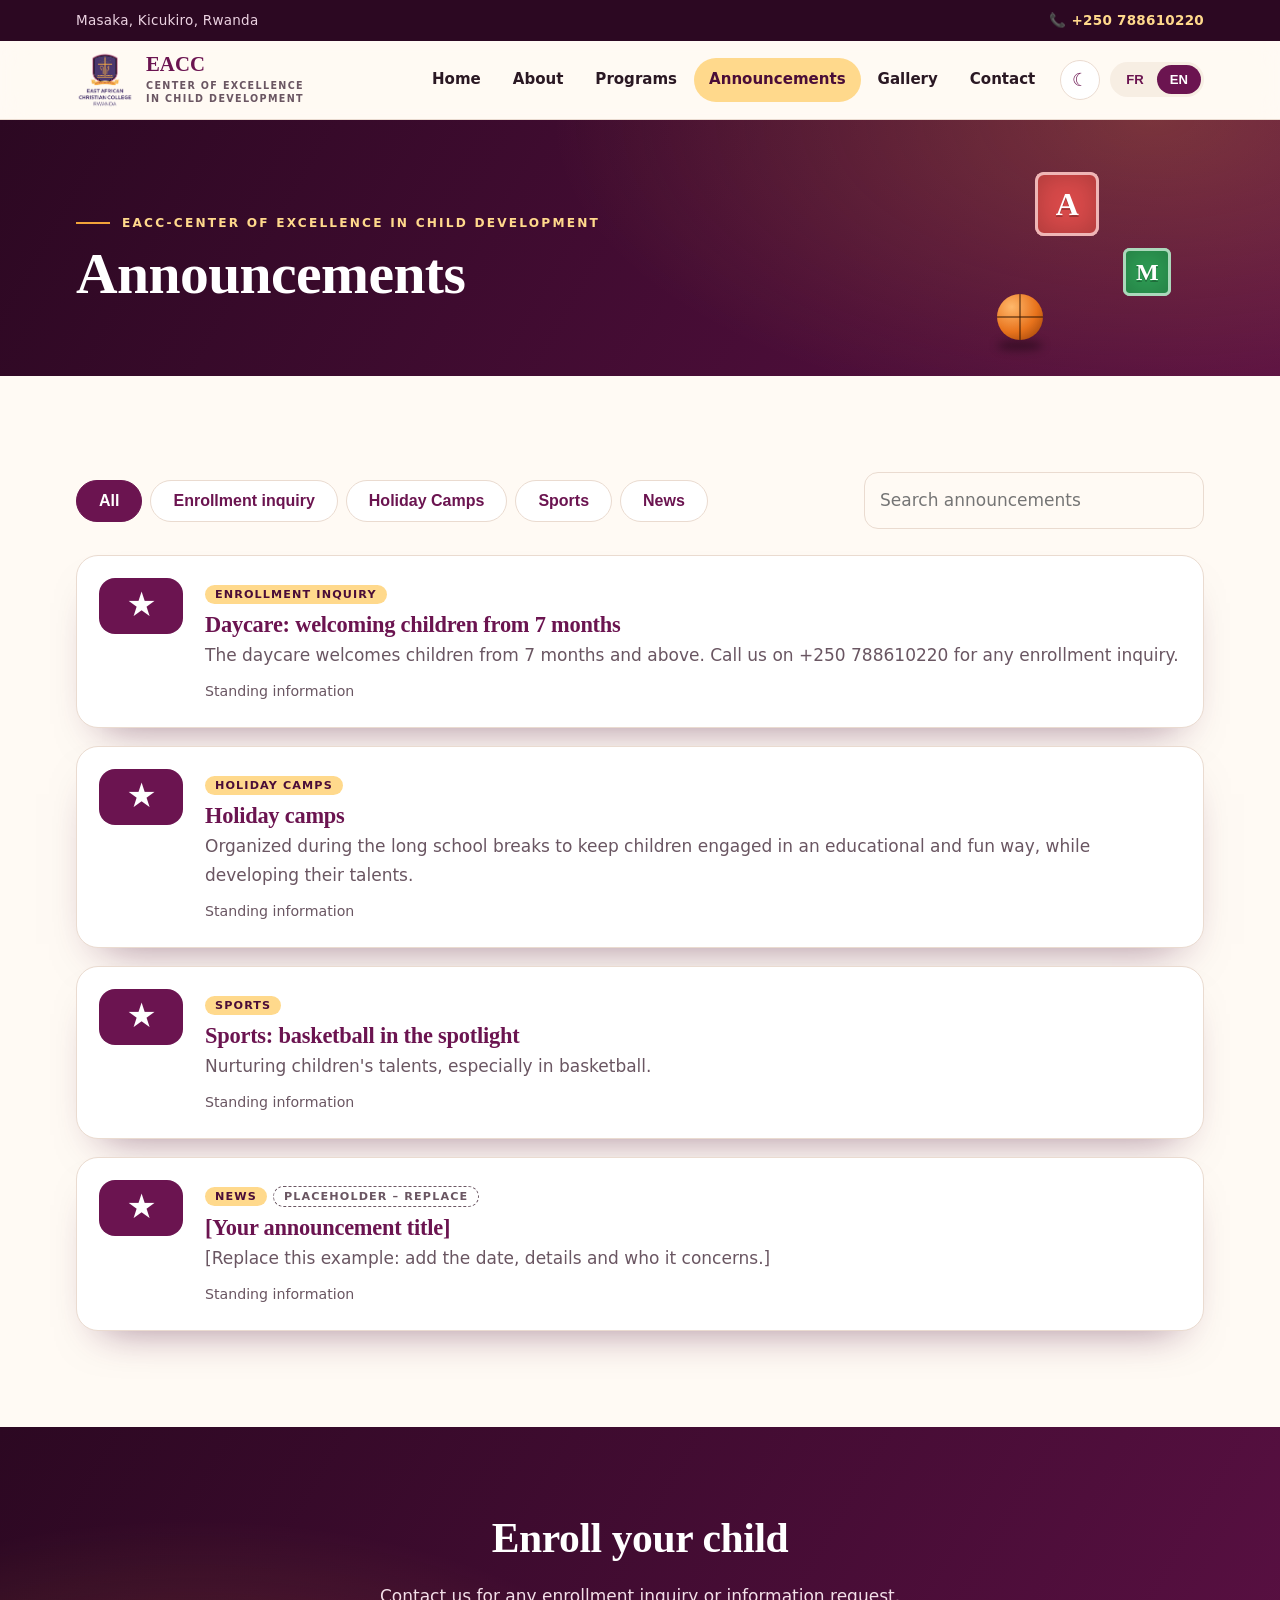
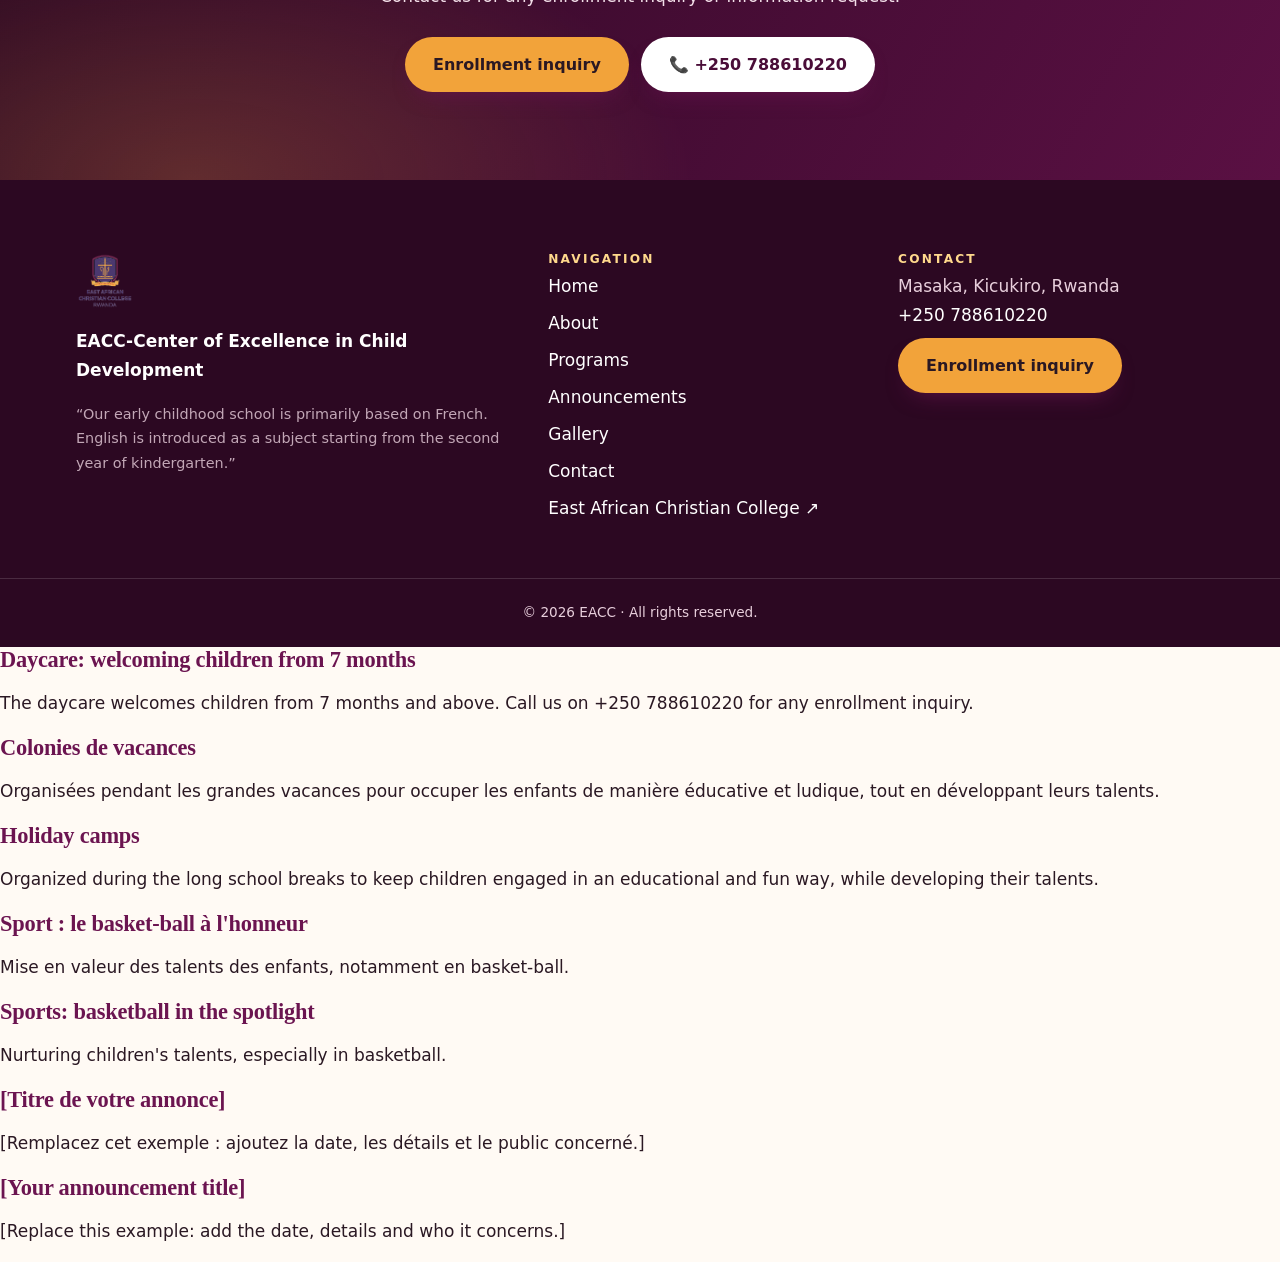
<file: announcements.html>
<!doctype html>
<html lang="fr">
  <head>
    <meta charset="utf-8" />
    <meta name="viewport" content="width=device-width,initial-scale=1" />
    <title data-fr="Annonces | EACC Kicukiro" data-en="Announcements | EACC Kicukiro">Annonces | EACC Kicukiro</title>
    <meta
      name="description"
      content="Annonces et informations importantes du centre EACC." data-fr="Annonces et informations importantes du centre EACC." data-en="Announcements and key information from EACC in Kicukiro: enrollment, holiday camps, sports." />
    <meta property="og:title" content="Annonces | EACC Kicukiro" />
    <meta property="og:type" content="website" />
    <meta property="og:image" content="images/building.jpg" />
    <meta name="color-scheme" content="light dark" />
    <meta name="theme-color" content="#6b1450" />
    <link rel="icon" href="logo.png">
    <script>
      try {
        var t = localStorage.getItem("eacc-theme");
        if (t) document.documentElement.dataset.theme = t;
      } catch (e) {}
    </script>
    <link rel="stylesheet" href="styles.css" />
  </head>
  <body data-page="announcements">
    <a class="skip" href="#main"><span class="locale-text locale-fr">Aller au contenu</span><span class="locale-text locale-en">Skip to content</span></a>
    <div class="top"><div class="wrap"><span><span class="locale-text locale-fr">Masaka, Kicukiro, Rwanda</span><span class="locale-text locale-en">Masaka, Kicukiro, Rwanda</span></span><a href="tel:+250788610220">&#128222; +250 788610220</a></div></div>
    <header class="nav"><div class="wrap"><a class="logo" href="index.html">    <img class="badge" src="logo.png" alt="" aria-hidden="true"><span>EACC<small><span class="locale-text locale-fr">Centre d'excellence en développement de l'enfant</span><span class="locale-text locale-en">Center of Excellence<br>in Child Development</span></small></span></a>
      <button id="menu" aria-expanded="false" aria-controls="nav" aria-label="Menu">&#9776;</button>
      <nav id="nav" aria-label="Main">
          <a class="l" href="index.html"><span class="locale-text locale-fr">Accueil</span><span class="locale-text locale-en">Home</span></a>
          <a class="l" href="about.html"><span class="locale-text locale-fr">À propos</span><span class="locale-text locale-en">About</span></a>
          <a class="l" href="programs.html"><span class="locale-text locale-fr">Programmes</span><span class="locale-text locale-en">Programs</span></a>
          <a class="l on" href="announcements.html" aria-current="page"><span class="locale-text locale-fr">Annonces</span><span class="locale-text locale-en">Announcements</span></a>
          <a class="l" href="gallery.html"><span class="locale-text locale-fr">Galerie</span><span class="locale-text locale-en">Gallery</span></a>
          <a class="l" href="contact.html"><span class="locale-text locale-fr">Contact</span><span class="locale-text locale-en">Contact</span></a>
        <button id="theme" type="button" data-label-fr="Mode clair" data-label-en="Light mode"></button><div class="lang" role="group" aria-label="Language / Langue"><button data-l="fr" lang="fr">FR</button><button data-l="en" lang="en">EN</button></div>
      </nav></div></header>
    <main id="main">
      <div class="phead">
        <div class="wrap">
          <span class="eye"><span class="locale-text locale-fr">EACC – Centre d'excellence en développement de l'enfant</span><span class="locale-text locale-en">EACC-Center of Excellence in Child Development</span></span>
          <h1><span class="locale-text locale-fr">Annonces</span><span class="locale-text locale-en">Announcements</span></h1>
        </div>
      </div>
      <section>
        <div class="wrap">
          <div class="tbar">
            <div class="flt" role="group">
              <button
                data-c="all"
                aria-pressed="true"
               
              ><span class="locale-text locale-fr">Tout</span><span class="locale-text locale-en">All</span></button>
              <button data-c="enroll" aria-pressed="false"><span class="locale-text locale-fr">Demande d'inscription</span><span class="locale-text locale-en">Enrollment inquiry</span></button>
              <button data-c="camps" aria-pressed="false"><span class="locale-text locale-fr">Colonies de vacances</span><span class="locale-text locale-en">Holiday Camps</span></button>
              <button data-c="sport" aria-pressed="false"><span class="locale-text locale-fr">Sports</span><span class="locale-text locale-en">Sports</span></button>
              <button data-c="news" aria-pressed="false"><span class="locale-text locale-fr">Actualités</span><span class="locale-text locale-en">News</span></button>
            </div>
            <input id="asr" type="search" aria-label="Search announcements" data-label-fr="Rechercher une annonce" data-label-en="Search announcements" data-placeholder-fr="Rechercher une annonce" data-placeholder-en="Search announcements" />
          </div>
          <div id="ann" class="alist" aria-live="polite">
<article class="an rv in" data-cat="enroll" data-date="">
  <div class="ad"><b>&#9733;</b><span></span></div>
  <div><span class="chip"><span class="locale-text locale-fr">Demande d'inscription</span><span class="locale-text locale-en">Enrollment inquiry</span></span><span class="chip ph2" hidden><span class="locale-text locale-fr">Exemple à remplacer</span><span class="locale-text locale-en">Placeholder – replace</span></span><h3><span class="locale-text locale-fr">Crèche : accueil dès 7 mois</span><span class="locale-text locale-en">Daycare: welcoming children from 7 months</span></h3><p><span class="locale-text locale-fr">La crèche accueille les enfants à partir de 7 mois et au-delà. Contactez-nous au +250 788610220 pour toute demande d'inscription.</span><span class="locale-text locale-en">The daycare welcomes children from 7 months and above. Call us on +250 788610220 for any enrollment inquiry.</span></p><small><span class="standing"><span class="locale-text locale-fr">Information permanente</span><span class="locale-text locale-en">Standing information</span></span><time hidden></time></small></div>
</article>
<article class="an rv in" data-cat="camps" data-date="">
  <div class="ad"><b>&#9733;</b><span></span></div>
  <div><span class="chip"><span class="locale-text locale-fr">Colonies de vacances</span><span class="locale-text locale-en">Holiday Camps</span></span><span class="chip ph2" hidden><span class="locale-text locale-fr">Exemple à remplacer</span><span class="locale-text locale-en">Placeholder – replace</span></span><h3><span class="locale-text locale-fr">Colonies de vacances</span><span class="locale-text locale-en">Holiday camps</span></h3><p><span class="locale-text locale-fr">Organisées pendant les grandes vacances pour occuper les enfants de manière éducative et ludique, tout en développant leurs talents.</span><span class="locale-text locale-en">Organized during the long school breaks to keep children engaged in an educational and fun way, while developing their talents.</span></p><small><span class="standing"><span class="locale-text locale-fr">Information permanente</span><span class="locale-text locale-en">Standing information</span></span><time hidden></time></small></div>
</article>
<article class="an rv in" data-cat="sport" data-date="">
  <div class="ad"><b>&#9733;</b><span></span></div>
  <div><span class="chip"><span class="locale-text locale-fr">Sports</span><span class="locale-text locale-en">Sports</span></span><span class="chip ph2" hidden><span class="locale-text locale-fr">Exemple à remplacer</span><span class="locale-text locale-en">Placeholder – replace</span></span><h3><span class="locale-text locale-fr">Sport : le basket-ball à l'honneur</span><span class="locale-text locale-en">Sports: basketball in the spotlight</span></h3><p><span class="locale-text locale-fr">Mise en valeur des talents des enfants, notamment en basket-ball.</span><span class="locale-text locale-en">Nurturing children's talents, especially in basketball.</span></p><small><span class="standing"><span class="locale-text locale-fr">Information permanente</span><span class="locale-text locale-en">Standing information</span></span><time hidden></time></small></div>
</article>
<article class="an rv in" data-cat="news" data-date="" data-placeholder="true">
  <div class="ad"><b>&#9733;</b><span></span></div>
  <div><span class="chip"><span class="locale-text locale-fr">Actualités</span><span class="locale-text locale-en">News</span></span><span class="chip ph2"><span class="locale-text locale-fr">Exemple à remplacer</span><span class="locale-text locale-en">Placeholder – replace</span></span><h3><span class="locale-text locale-fr">[Titre de votre annonce]</span><span class="locale-text locale-en">[Your announcement title]</span></h3><p><span class="locale-text locale-fr">[Remplacez cet exemple : ajoutez la date, les détails et le public concerné.]</span><span class="locale-text locale-en">[Replace this example: add the date, details and who it concerns.]</span></p><small><span class="standing"><span class="locale-text locale-fr">Information permanente</span><span class="locale-text locale-en">Standing information</span></span><time hidden></time></small></div>
</article>
<p class="ann-empty" hidden><span class="locale-text locale-fr">Aucune annonce trouvée.</span><span class="locale-text locale-en">No announcements found.</span></p>
</div>
        </div>
      </section>
      <section class="cta">
        <div class="wrap rv">
          <h2><span class="locale-text locale-fr">Inscrivez votre enfant</span><span class="locale-text locale-en">Enroll your child</span></h2>
          <p><span class="locale-text locale-fr">Contactez-nous pour toute demande d'inscription ou de renseignements.</span><span class="locale-text locale-en">Contact us for any enrollment inquiry or information request.</span></p>
          <div class="btns">
            <a class="btn o" href="contact.html"><span class="locale-text locale-fr">Demande d'inscription</span><span class="locale-text locale-en">Enrollment inquiry</span></a>
            <a class="btn w" href="tel:+250788610220">&#128222; +250 788610220</a>
          </div>
        </div>
      </section>
    </main>
    <footer class="f"><div class="wrap fg"><div>    <img class="footer-logo" src="logo.png" alt="" aria-hidden="true"><p><strong><span class="locale-text locale-fr">EACC – Centre d'excellence en développement de l'enfant</span><span class="locale-text locale-en">EACC-Center of Excellence in Child Development</span></strong></p><p class="quote"><span class="locale-text locale-fr">« Notre école de la petite enfance a pour base principale le français. L'anglais est introduit dès la deuxième maternelle comme cours. »</span><span class="locale-text locale-en">“Our early childhood school is primarily based on French. English is introduced as a subject starting from the second year of kindergarten.”</span></p></div><div><h2><span class="locale-text locale-fr">Navigation</span><span class="locale-text locale-en">Navigation</span></h2><a href="index.html"><span class="locale-text locale-fr">Accueil</span><span class="locale-text locale-en">Home</span></a><a href="about.html"><span class="locale-text locale-fr">À propos</span><span class="locale-text locale-en">About</span></a><a href="programs.html"><span class="locale-text locale-fr">Programmes</span><span class="locale-text locale-en">Programs</span></a><a href="announcements.html"><span class="locale-text locale-fr">Annonces</span><span class="locale-text locale-en">Announcements</span></a><a href="gallery.html"><span class="locale-text locale-fr">Galerie</span><span class="locale-text locale-en">Gallery</span></a><a href="contact.html"><span class="locale-text locale-fr">Contact</span><span class="locale-text locale-en">Contact</span></a><a href="https://www.eacc.ac.rw/eacc" target="_blank" rel="noopener">East African Christian College &#8599;</a></div><div><h2><span class="locale-text locale-fr">Contact</span><span class="locale-text locale-en">Contact</span></h2><span><span class="locale-text locale-fr">Masaka, Kicukiro, Rwanda</span><span class="locale-text locale-en">Masaka, Kicukiro, Rwanda</span></span><a href="tel:+250788610220">+250 788610220</a><a class="btn o" href="contact.html"><span class="locale-text locale-fr">Demande d'inscription</span><span class="locale-text locale-en">Enrollment inquiry</span></a></div></div><p class="copy">&#169; <span id="yr"></span> EACC &middot; <span class="locale-text locale-fr">Tous droits réservés.</span><span class="locale-text locale-en">All rights reserved.</span></p></footer>
    <div id="pg"></div><button id="top" aria-label="Top" hidden>&#8593;</button><div class="mbar"><a class="btn o" href="tel:+250788610220">&#128222; +250 788610220</a><a class="btn" href="contact.html"><span class="locale-text locale-fr">Demande d'inscription</span><span class="locale-text locale-en">Enrollment inquiry</span></a></div>
    <script src="app.js" defer></script>
        <div lang="en"><h3>Daycare: welcoming children from 7 months</h3><p>The daycare welcomes children from 7 months and above. Call us on +250 788610220 for any enrollment inquiry.</p></div>
      </article>
      <article data-cat="camps" data-date="">
        <div lang="fr"><h3>Colonies de vacances</h3><p>Organisées pendant les grandes vacances pour occuper les enfants de manière éducative et ludique, tout en développant leurs talents.</p></div>
        <div lang="en"><h3>Holiday camps</h3><p>Organized during the long school breaks to keep children engaged in an educational and fun way, while developing their talents.</p></div>
      </article>
      <article data-cat="sport" data-date="">
        <div lang="fr"><h3>Sport : le basket-ball à l'honneur</h3><p>Mise en valeur des talents des enfants, notamment en basket-ball.</p></div>
        <div lang="en"><h3>Sports: basketball in the spotlight</h3><p>Nurturing children's talents, especially in basketball.</p></div>
      </article>
      <article data-cat="news" data-date="" class="placeholder">
        <div lang="fr"><h3>[Titre de votre annonce]</h3><p>[Remplacez cet exemple : ajoutez la date, les détails et le public concerné.]</p></div>
        <div lang="en"><h3>[Your announcement title]</h3><p>[Replace this example: add the date, details and who it concerns.]</p></div>
      </article>
    </div>
  </body>
</html>
</file>
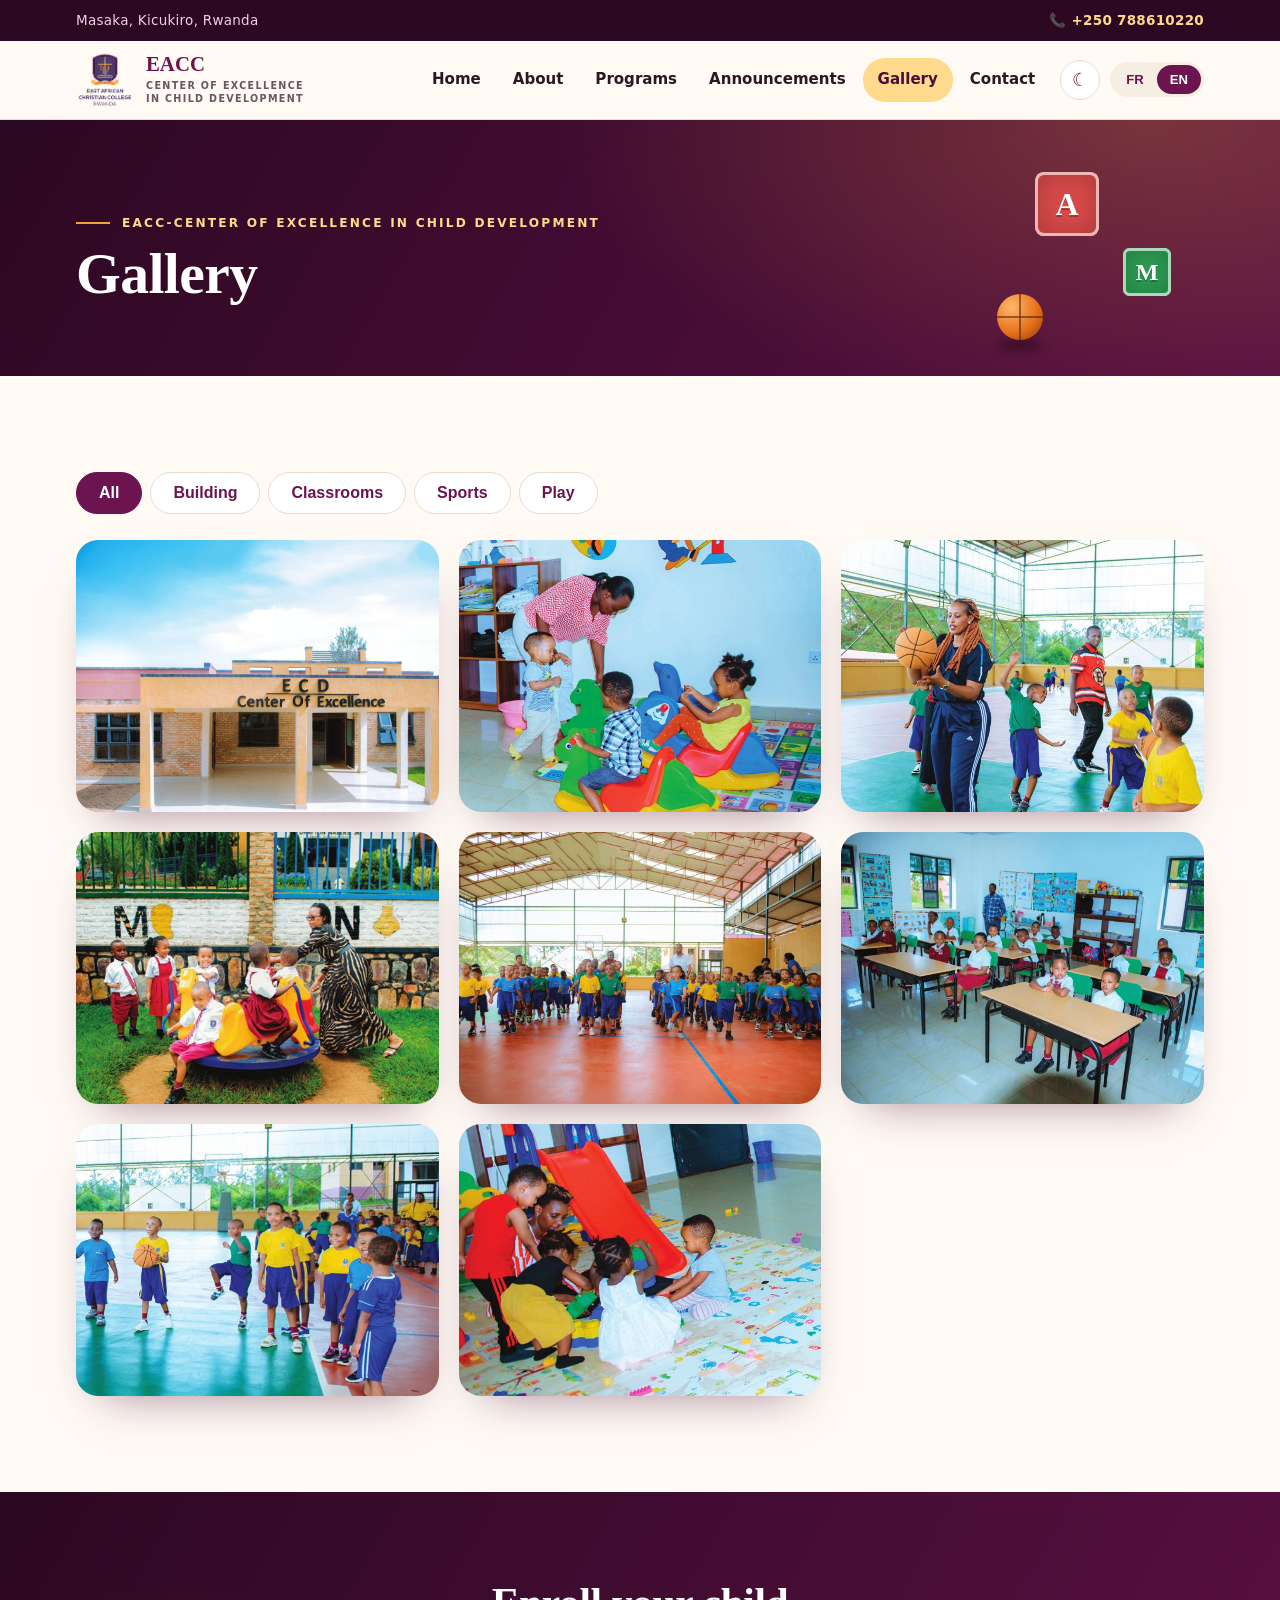
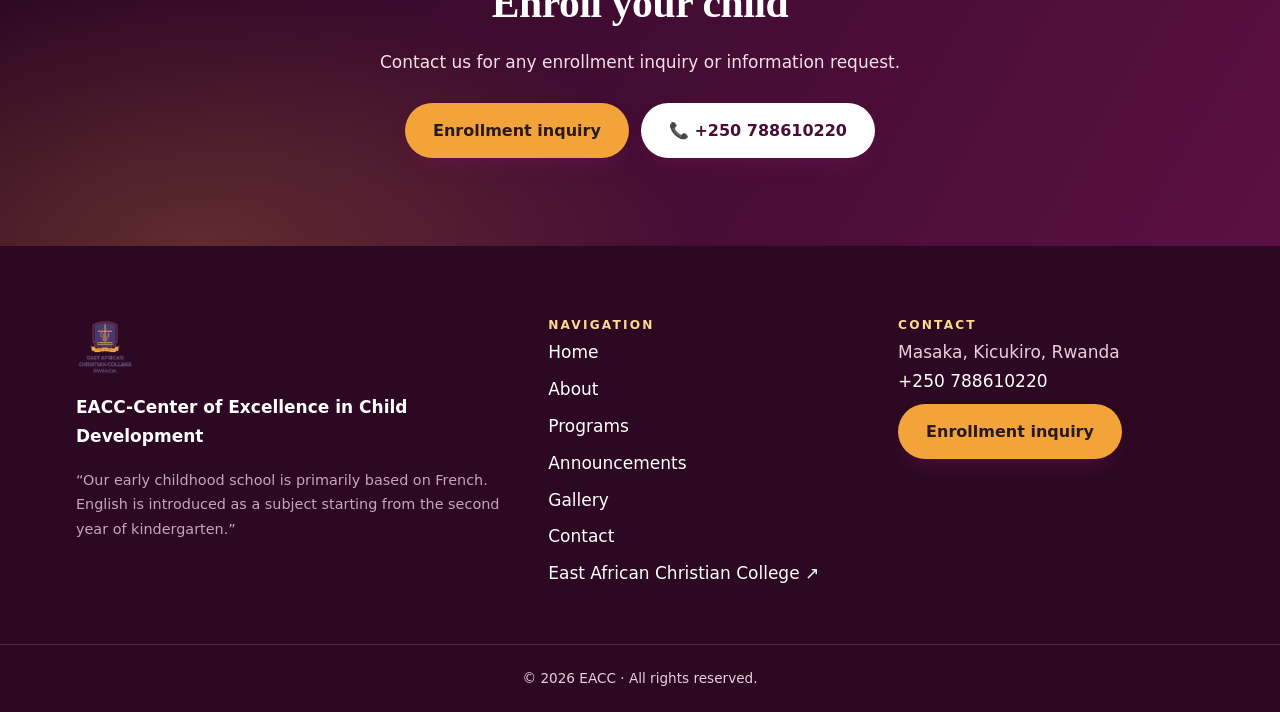
<file: gallery.html>
<!doctype html>
<html lang="fr">
  <head>
    <meta charset="utf-8" />
    <meta name="viewport" content="width=device-width,initial-scale=1" />
    <title data-fr="Galerie photos | EACC Kicukiro" data-en="Photo Gallery | EACC Kicukiro">Galerie photos | EACC Kicukiro</title>
    <meta name="description" content="Photos du centre." data-fr="Photos du centre." data-en="Photos of the center: building, classrooms, play and basketball." />
    <meta property="og:title" content="Galerie photos | EACC Kicukiro" />
    <meta property="og:type" content="website" />
    <meta property="og:image" content="images/building.jpg" />
    <meta name="color-scheme" content="light dark" />
    <meta name="theme-color" content="#6b1450" />
    <link rel="icon" href="logo.png">
    <script>
      try {
        var t = localStorage.getItem("eacc-theme");
        if (t) document.documentElement.dataset.theme = t;
      } catch (e) {}
    </script>
    <link rel="stylesheet" href="styles.css" />
  </head>
  <body data-page="gallery">
    <a class="skip" href="#main"><span class="locale-text locale-fr">Aller au contenu</span><span class="locale-text locale-en">Skip to content</span></a>
    <div class="top"><div class="wrap"><span><span class="locale-text locale-fr">Masaka, Kicukiro, Rwanda</span><span class="locale-text locale-en">Masaka, Kicukiro, Rwanda</span></span><a href="tel:+250788610220">&#128222; +250 788610220</a></div></div>
    <header class="nav"><div class="wrap"><a class="logo" href="index.html">    <img class="badge" src="logo.png" alt="" aria-hidden="true"><span>EACC<small><span class="locale-text locale-fr">Centre d'excellence en développement de l'enfant</span><span class="locale-text locale-en">Center of Excellence<br>in Child Development</span></small></span></a>
      <button id="menu" aria-expanded="false" aria-controls="nav" aria-label="Menu">&#9776;</button>
      <nav id="nav" aria-label="Main">
          <a class="l" href="index.html"><span class="locale-text locale-fr">Accueil</span><span class="locale-text locale-en">Home</span></a>
          <a class="l" href="about.html"><span class="locale-text locale-fr">À propos</span><span class="locale-text locale-en">About</span></a>
          <a class="l" href="programs.html"><span class="locale-text locale-fr">Programmes</span><span class="locale-text locale-en">Programs</span></a>
          <a class="l" href="announcements.html"><span class="locale-text locale-fr">Annonces</span><span class="locale-text locale-en">Announcements</span></a>
          <a class="l on" href="gallery.html" aria-current="page"><span class="locale-text locale-fr">Galerie</span><span class="locale-text locale-en">Gallery</span></a>
          <a class="l" href="contact.html"><span class="locale-text locale-fr">Contact</span><span class="locale-text locale-en">Contact</span></a>
        <button id="theme" type="button" data-label-fr="Mode clair" data-label-en="Light mode"></button><div class="lang" role="group" aria-label="Language / Langue"><button data-l="fr" lang="fr">FR</button><button data-l="en" lang="en">EN</button></div>
      </nav></div></header>
    <main id="main">
      <div class="phead">
        <div class="wrap">
          <span class="eye"><span class="locale-text locale-fr">EACC – Centre d'excellence en développement de l'enfant</span><span class="locale-text locale-en">EACC-Center of Excellence in Child Development</span></span>
          <h1><span class="locale-text locale-fr">Galerie</span><span class="locale-text locale-en">Gallery</span></h1>
        </div>
      </div>
      <section>
        <div class="wrap">
          <div class="flt" role="group">
            <button data-c="all" aria-pressed="true"><span class="locale-text locale-fr">Tout</span><span class="locale-text locale-en">All</span></button>
            <button
              data-c="site"
              aria-pressed="false"
             
            ><span class="locale-text locale-fr">Bâtiment</span><span class="locale-text locale-en">Building</span></button>
            <button
              data-c="class"
              aria-pressed="false"
             
            ><span class="locale-text locale-fr">Classes</span><span class="locale-text locale-en">Classrooms</span></button>
            <button
              data-c="sport"
              aria-pressed="false"
             
            ><span class="locale-text locale-fr">Sports</span><span class="locale-text locale-en">Sports</span></button>
            <button
              data-c="play"
              aria-pressed="false"
             
            ><span class="locale-text locale-fr">Jeux</span><span class="locale-text locale-en">Play</span></button>
          </div>
          <div class="gal">
            <figure
              class="ph rv"
              data-c="site"
              data-label="images/building.jpg"
            >
              <img
                src="images/building.jpg"
                data-alt-fr="Bâtiment ECD Center of Excellence" data-alt-en="ECD Center of Excellence building"
                alt="Bâtiment ECD Center of Excellence"
                loading="lazy"
              />
            </figure>
            <figure
              class="ph rv"
              data-c="class"
              data-label="images/classroom.jpg"
            >
              <img
                src="images/classroom.jpg"
                data-alt-fr="Enfants jouant dans la salle de la crèche" data-alt-en="Children playing in the daycare room"
                alt="Enfants jouant dans la salle de la crèche"
                loading="lazy"
              />
            </figure>
            <figure
              class="ph rv"
              data-c="sport"
              data-label="images/basketball.jpg"
            >
              <img
                src="images/basketball.jpg"
                data-alt-fr="Enfants et entraîneur de basket-ball" data-alt-en="Children and coach during basketball"
                alt="Enfants et entraîneur de basket-ball"
                loading="lazy"
              />
            </figure>
            <figure
              class="ph rv"
              data-c="play"
              data-label="images/playground.jpg"
            >
              <img
                src="images/playground.jpg"
                data-alt-fr="Enfants jouant sur un tourniquet avec une éducatrice" data-alt-en="Children playing on a roundabout with a teacher"
                alt="Enfants jouant sur un tourniquet avec une éducatrice"
                loading="lazy"
              />
            </figure>
            <figure class="ph rv" data-c="sport" data-label="images/group.jpg">
              <img
                src="images/group.jpg"
                data-alt-fr="Groupe d'enfants dans la salle de sport" data-alt-en="Group of children in the sports hall"
                alt="Groupe d'enfants dans la salle de sport"
                loading="lazy"
              />
            </figure>
            <figure class="ph rv" data-c="class" data-label="images/yard.jpg">
              <img
                src="images/yard.jpg"
                data-alt-fr="Enfants en classe et au jeu" data-alt-en="Children in class and at play"
                alt="Enfants en classe et au jeu"
                loading="lazy"
              />
            </figure>
            <figure class="ph rv" data-c="sport" data-label="images/ball2.jpg">
              <img
                src="images/ball2.jpg"
                data-alt-fr="Enfants et entraîneur de basket-ball" data-alt-en="Children and coach during basketball"
                alt="Enfants et entraîneur de basket-ball"
                loading="lazy"
              />
            </figure>
            <figure class="ph rv" data-c="play" data-label="images/slide.jpg">
              <img
                src="images/slide.jpg"
                data-alt-fr="Enfants jouant dans la salle de la crèche" data-alt-en="Children playing in the daycare room"
                alt="Enfants jouant dans la salle de la crèche"
                loading="lazy"
              />
            </figure>
          </div>
        </div>
      </section>
      <dialog id="lb" aria-label="Photo">
        <img alt="" /><button id="lbp" aria-label="Previous" data-label-fr="Précédent" data-label-en="Previous">‹</button
        ><button id="lbn" aria-label="Next" data-label-fr="Suivant" data-label-en="Next">›</button
        ><button id="lbc" aria-label="Close" data-label-fr="Fermer" data-label-en="Close">✕</button>
      </dialog>
      <section class="cta">
        <div class="wrap rv">
          <h2><span class="locale-text locale-fr">Inscrivez votre enfant</span><span class="locale-text locale-en">Enroll your child</span></h2>
          <p><span class="locale-text locale-fr">Contactez-nous pour toute demande d'inscription ou de renseignements.</span><span class="locale-text locale-en">Contact us for any enrollment inquiry or information request.</span></p>
          <div class="btns">
            <a class="btn o" href="contact.html"><span class="locale-text locale-fr">Demande d'inscription</span><span class="locale-text locale-en">Enrollment inquiry</span></a>
            <a class="btn w" href="tel:+250788610220">&#128222; +250 788610220</a>
          </div>
        </div>
      </section>
    </main>
    <footer class="f"><div class="wrap fg"><div>    <img class="footer-logo" src="logo.png" alt="" aria-hidden="true"><p><strong><span class="locale-text locale-fr">EACC – Centre d'excellence en développement de l'enfant</span><span class="locale-text locale-en">EACC-Center of Excellence in Child Development</span></strong></p><p class="quote"><span class="locale-text locale-fr">« Notre école de la petite enfance a pour base principale le français. L'anglais est introduit dès la deuxième maternelle comme cours. »</span><span class="locale-text locale-en">“Our early childhood school is primarily based on French. English is introduced as a subject starting from the second year of kindergarten.”</span></p></div><div><h2><span class="locale-text locale-fr">Navigation</span><span class="locale-text locale-en">Navigation</span></h2><a href="index.html"><span class="locale-text locale-fr">Accueil</span><span class="locale-text locale-en">Home</span></a><a href="about.html"><span class="locale-text locale-fr">À propos</span><span class="locale-text locale-en">About</span></a><a href="programs.html"><span class="locale-text locale-fr">Programmes</span><span class="locale-text locale-en">Programs</span></a><a href="announcements.html"><span class="locale-text locale-fr">Annonces</span><span class="locale-text locale-en">Announcements</span></a><a href="gallery.html"><span class="locale-text locale-fr">Galerie</span><span class="locale-text locale-en">Gallery</span></a><a href="contact.html"><span class="locale-text locale-fr">Contact</span><span class="locale-text locale-en">Contact</span></a><a href="https://www.eacc.ac.rw/eacc" target="_blank" rel="noopener">East African Christian College &#8599;</a></div><div><h2><span class="locale-text locale-fr">Contact</span><span class="locale-text locale-en">Contact</span></h2><span><span class="locale-text locale-fr">Masaka, Kicukiro, Rwanda</span><span class="locale-text locale-en">Masaka, Kicukiro, Rwanda</span></span><a href="tel:+250788610220">+250 788610220</a><a class="btn o" href="contact.html"><span class="locale-text locale-fr">Demande d'inscription</span><span class="locale-text locale-en">Enrollment inquiry</span></a></div></div><p class="copy">&#169; <span id="yr"></span> EACC &middot; <span class="locale-text locale-fr">Tous droits réservés.</span><span class="locale-text locale-en">All rights reserved.</span></p></footer>
    <div id="pg"></div><button id="top" aria-label="Top" hidden>&#8593;</button><div class="mbar"><a class="btn o" href="tel:+250788610220">&#128222; +250 788610220</a><a class="btn" href="contact.html"><span class="locale-text locale-fr">Demande d'inscription</span><span class="locale-text locale-en">Enrollment inquiry</span></a></div>
    <script src="app.js" defer></script>
  </body>
</html>
</file>
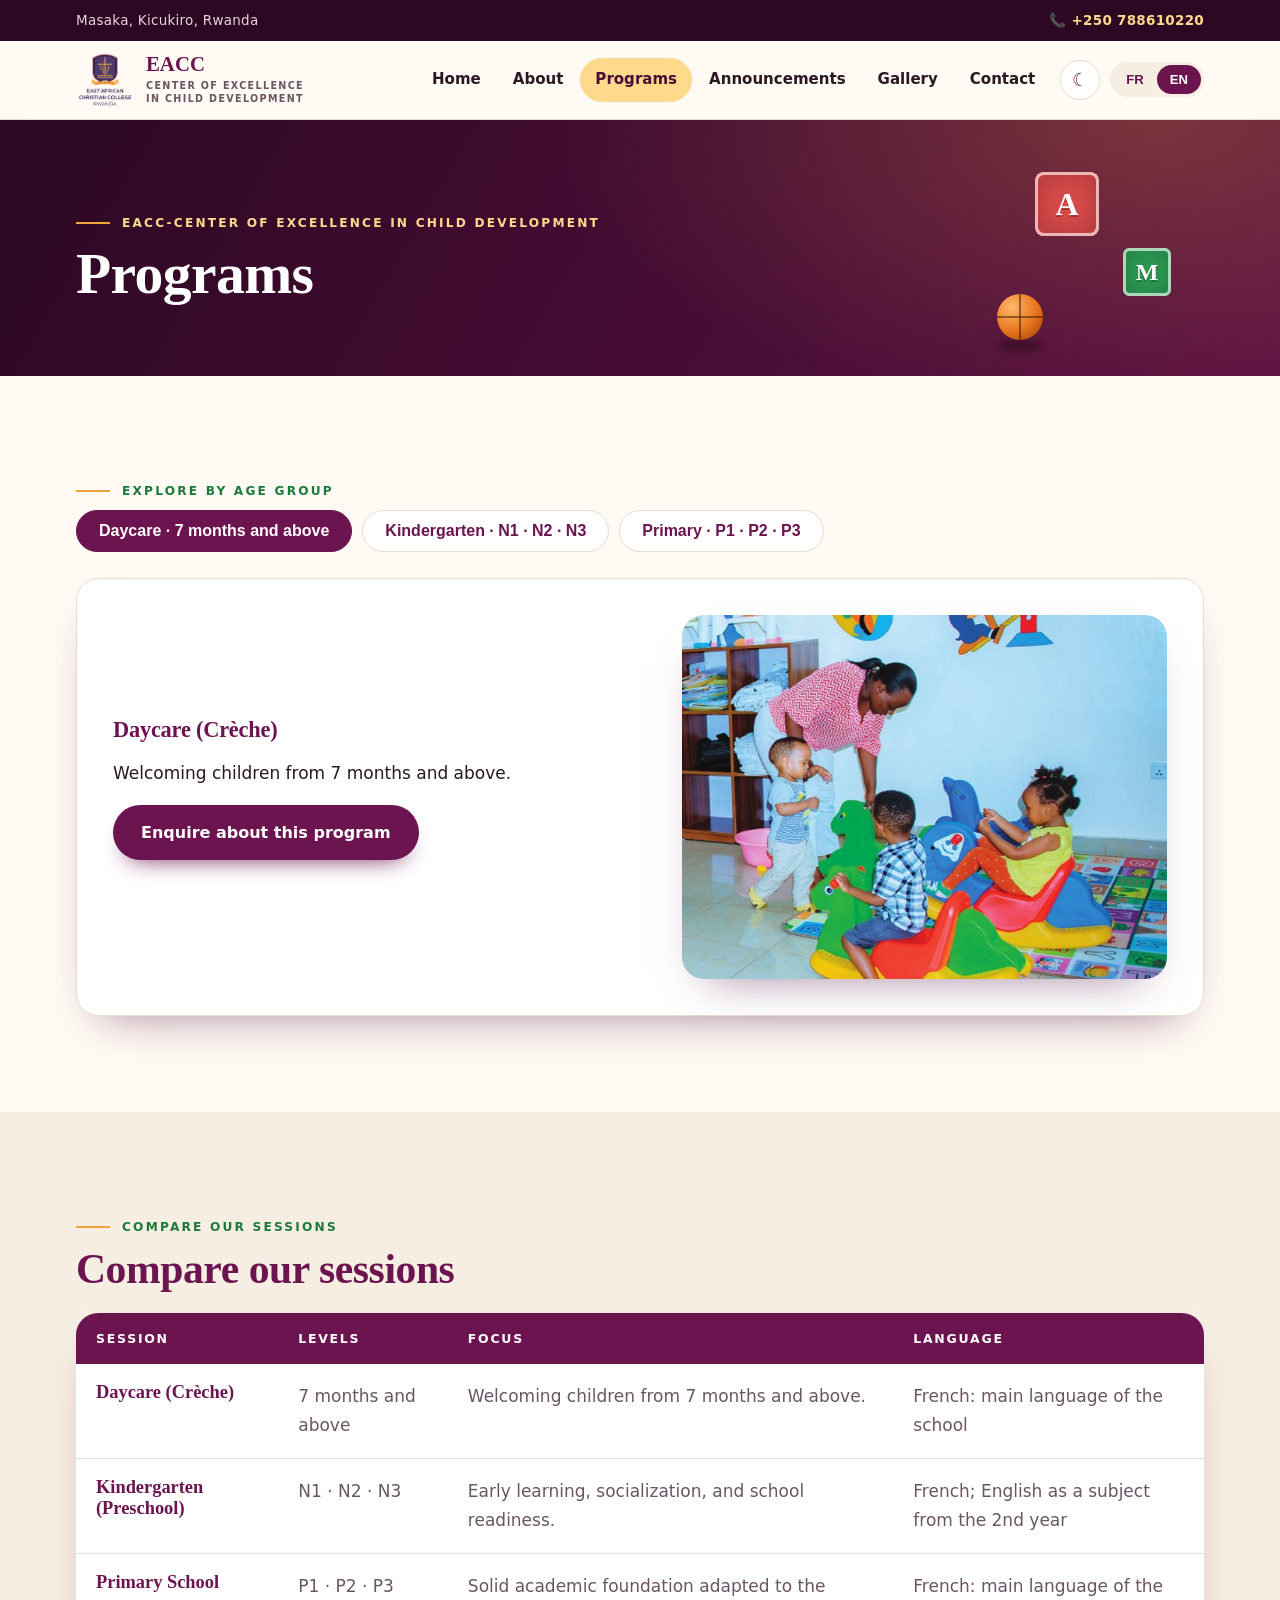
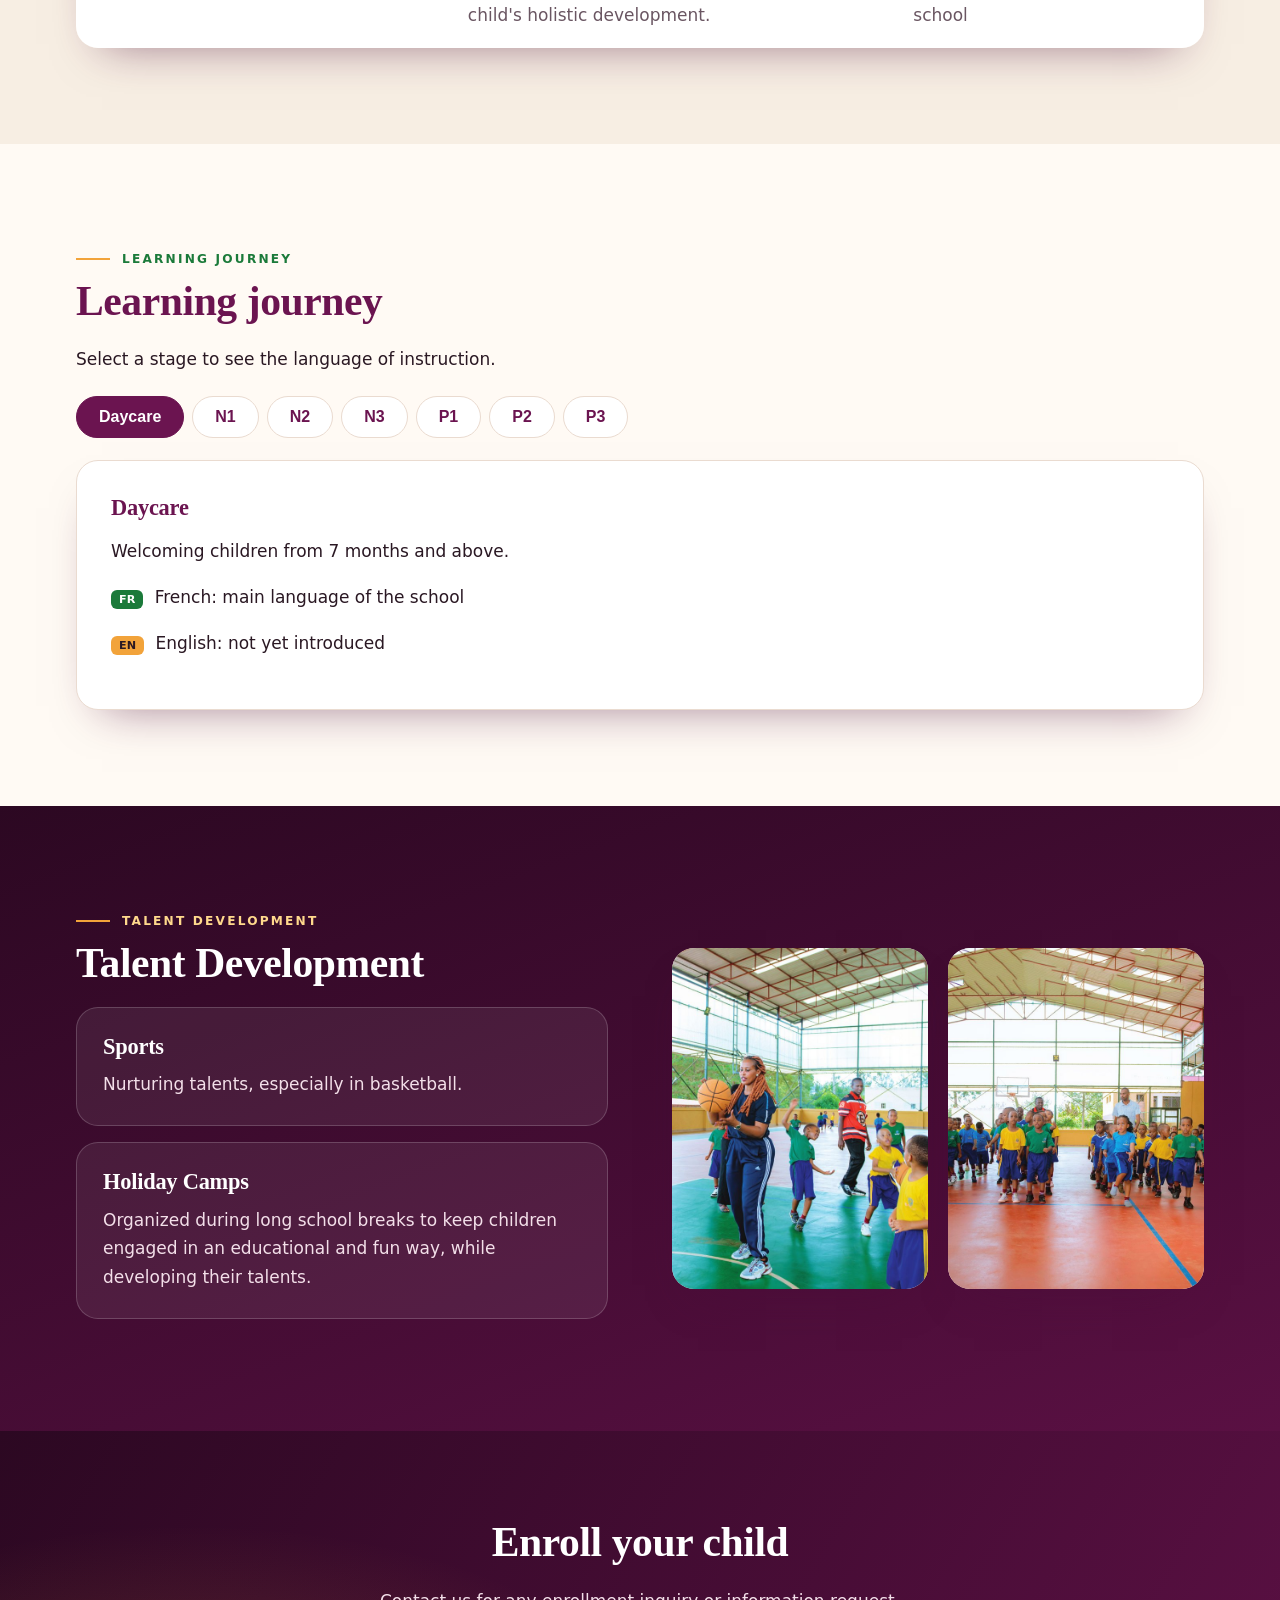
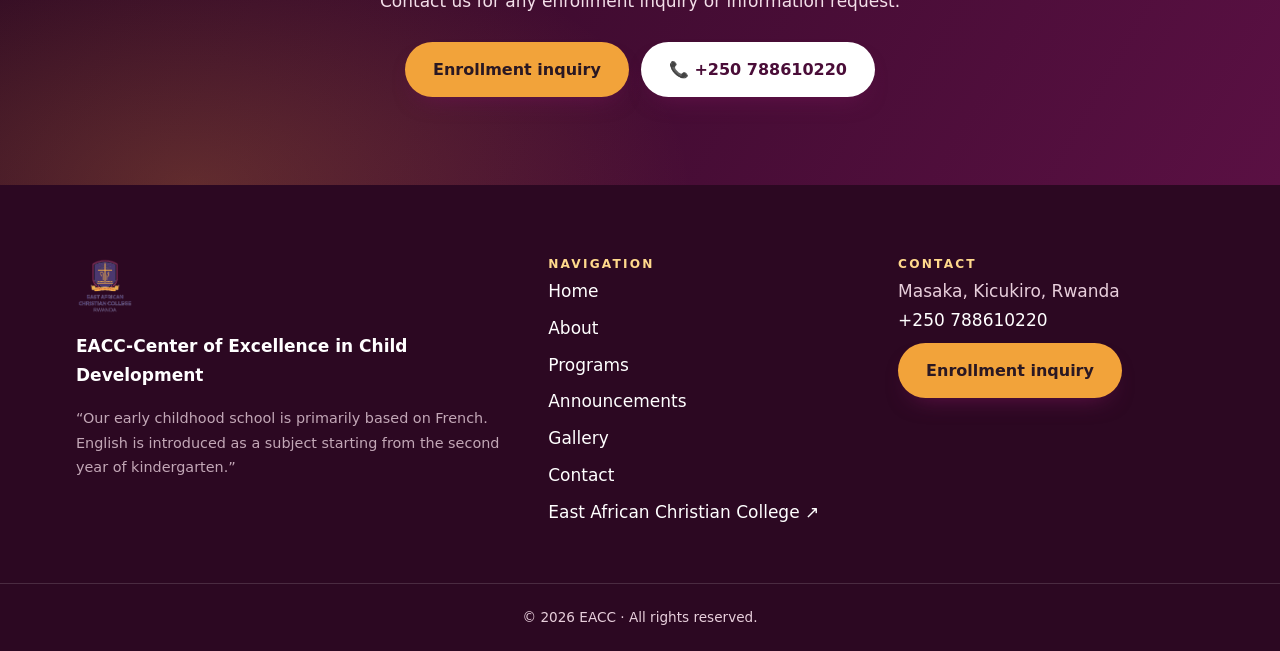
<file: programs.html>
<!doctype html>
<html lang="fr">
  <head>
    <meta charset="utf-8" />
    <meta name="viewport" content="width=device-width,initial-scale=1" />
    <title data-fr="Programmes – Crèche, maternelle, primaire | EACC" data-en="Programs – Daycare, Nursery, Primary | EACC">Programmes – Crèche, maternelle, primaire | EACC</title>
    <meta
      name="description"
      content="Sessions par âge : crèche, maternelle M1–M3, primaire P1–P3, sports et colonies de vacances." data-fr="Sessions par âge : crèche, maternelle M1–M3, primaire P1–P3, sports et colonies de vacances." data-en="Explore our sessions by age: daycare, nursery N1–N3, primary P1–P3, sports and holiday camps." />
    <meta
      property="og:title"
      content="Programmes – Crèche, maternelle, primaire | EACC"
    />
    <meta property="og:type" content="website" />
    <meta property="og:image" content="images/building.jpg" />
    <meta name="color-scheme" content="light dark" />
    <meta name="theme-color" content="#6b1450" />
    <link rel="icon" href="logo.png">
    <script>
      try {
        var t = localStorage.getItem("eacc-theme");
        if (t) document.documentElement.dataset.theme = t;
      } catch (e) {}
    </script>
    <link rel="stylesheet" href="styles.css" />
  </head>
  <body data-page="programs">
    <a class="skip" href="#main"><span class="locale-text locale-fr">Aller au contenu</span><span class="locale-text locale-en">Skip to content</span></a>
    <div class="top"><div class="wrap"><span><span class="locale-text locale-fr">Masaka, Kicukiro, Rwanda</span><span class="locale-text locale-en">Masaka, Kicukiro, Rwanda</span></span><a href="tel:+250788610220">&#128222; +250 788610220</a></div></div>
    <header class="nav"><div class="wrap"><a class="logo" href="index.html">    <img class="badge" src="logo.png" alt="" aria-hidden="true"><span>EACC<small><span class="locale-text locale-fr">Centre d'excellence en développement de l'enfant</span><span class="locale-text locale-en">Center of Excellence<br>in Child Development</span></small></span></a>
      <button id="menu" aria-expanded="false" aria-controls="nav" aria-label="Menu">&#9776;</button>
      <nav id="nav" aria-label="Main">
          <a class="l" href="index.html"><span class="locale-text locale-fr">Accueil</span><span class="locale-text locale-en">Home</span></a>
          <a class="l" href="about.html"><span class="locale-text locale-fr">À propos</span><span class="locale-text locale-en">About</span></a>
          <a class="l on" href="programs.html" aria-current="page"><span class="locale-text locale-fr">Programmes</span><span class="locale-text locale-en">Programs</span></a>
          <a class="l" href="announcements.html"><span class="locale-text locale-fr">Annonces</span><span class="locale-text locale-en">Announcements</span></a>
          <a class="l" href="gallery.html"><span class="locale-text locale-fr">Galerie</span><span class="locale-text locale-en">Gallery</span></a>
          <a class="l" href="contact.html"><span class="locale-text locale-fr">Contact</span><span class="locale-text locale-en">Contact</span></a>
        <button id="theme" type="button" data-label-fr="Mode clair" data-label-en="Light mode"></button><div class="lang" role="group" aria-label="Language / Langue"><button data-l="fr" lang="fr">FR</button><button data-l="en" lang="en">EN</button></div>
      </nav></div></header>
    <main id="main">
      <div class="phead">
        <div class="wrap">
          <span class="eye"><span class="locale-text locale-fr">EACC – Centre d'excellence en développement de l'enfant</span><span class="locale-text locale-en">EACC-Center of Excellence in Child Development</span></span>
          <h1><span class="locale-text locale-fr">Programmes</span><span class="locale-text locale-en">Programs</span></h1>
        </div>
      </div>
      <section>
        <div class="wrap">
          <span class="eye"><span class="locale-text locale-fr">Explorer par tranche d'âge</span><span class="locale-text locale-en">Explore by age group</span></span>
          <div class="tabs" role="tablist">
            <button
              role="tab"
              id="tab-1"
              aria-controls="p1"
              aria-selected="true"
              tabindex="0"
            >
              <span><span class="locale-text locale-fr">Crèche</span><span class="locale-text locale-en">Daycare</span></span> ·
              <span><span class="locale-text locale-fr">7 mois et au-delà</span><span class="locale-text locale-en">7 months and above</span></span></button
            ><button
              role="tab"
              id="tab-2"
              aria-controls="p2"
              aria-selected="false"
              tabindex="-1"
            >
              <span><span class="locale-text locale-fr">Maternelle</span><span class="locale-text locale-en">Kindergarten</span></span> ·
              <span><span class="locale-text locale-fr">M1 · M2 · M3</span><span class="locale-text locale-en">N1 · N2 · N3</span></span></button
            ><button
              role="tab"
              id="tab-3"
              aria-controls="p3"
              aria-selected="false"
              tabindex="-1"
            >
              <span><span class="locale-text locale-fr">Primaire</span><span class="locale-text locale-en">Primary</span></span> · <span><span class="locale-text locale-fr">P1 · P2 · P3</span><span class="locale-text locale-en">P1 · P2 · P3</span></span>
            </button>
          </div>
          <div id="p1" role="tabpanel" aria-labelledby="tab-1">
            <div>
              <h3><span class="locale-text locale-fr">Crèche</span><span class="locale-text locale-en">Daycare (Crèche)</span></h3>
              <p><span class="locale-text locale-fr">Accueil des enfants à partir de 7 mois et au-delà.</span><span class="locale-text locale-en">Welcoming children from 7 months and above.</span></p>
              <p>
                <a
                  class="btn"
                  href="contact.html?p=daycare"
                 
                ><span class="locale-text locale-fr">Se renseigner sur ce programme</span><span class="locale-text locale-en">Enquire about this program</span></a>
              </p>
            </div>
            <figure class="ph rv" data-label="images/classroom.jpg">
              <img
                src="images/classroom.jpg"
                data-alt-fr="Enfants jouant dans la salle de la crèche" data-alt-en="Children playing in the daycare room"
                alt="Enfants jouant dans la salle de la crèche"
                loading="lazy"
              />
            </figure>
          </div>
          <div id="p2" role="tabpanel" aria-labelledby="tab-2" hidden>
            <div>
              <h3><span class="locale-text locale-fr">Maternelle</span><span class="locale-text locale-en">Kindergarten (Preschool)</span></h3>
              <p><span class="locale-text locale-fr">Éveil, socialisation et apprentissage pré-scolaire.</span><span class="locale-text locale-en">Early learning, socialization, and school readiness.</span></p>
              <h4><span class="locale-text locale-fr">Langues d'enseignement</span><span class="locale-text locale-en">Languages of instruction</span></h4>
              <ul class="chips">
                <li><b>1</b> · <span><span class="locale-text locale-fr">Français</span><span class="locale-text locale-en">French</span></span></li>
                <li><b>2</b> · <span><span class="locale-text locale-fr">Français + anglais (cours)</span><span class="locale-text locale-en">French + English (subject)</span></span></li>
                <li><b>3</b> · <span><span class="locale-text locale-fr">Français + anglais (cours)</span><span class="locale-text locale-en">French + English (subject)</span></span></li>
              </ul>
              <p class="quote"><span class="locale-text locale-fr">« Notre école de la petite enfance a pour base principale le français. L'anglais est introduit dès la deuxième maternelle comme cours. »</span><span class="locale-text locale-en">“Our early childhood school is primarily based on French. English is introduced as a subject starting from the second year of kindergarten.”</span></p>
              <p>
                <a
                  class="btn"
                  href="contact.html?p=kindergarten"
                 
                ><span class="locale-text locale-fr">Se renseigner sur ce programme</span><span class="locale-text locale-en">Enquire about this program</span></a>
              </p>
            </div>
            <figure class="ph rv" data-label="images/playground.jpg">
              <img
                src="images/playground.jpg"
                data-alt-fr="Enfants jouant sur un tourniquet avec une éducatrice" data-alt-en="Children playing on a roundabout with a teacher"
                alt="Enfants jouant sur un tourniquet avec une éducatrice"
                loading="lazy"
              />
            </figure>
          </div>
          <div id="p3" role="tabpanel" aria-labelledby="tab-3" hidden>
            <div>
              <h3><span class="locale-text locale-fr">Primaire</span><span class="locale-text locale-en">Primary School</span></h3>
              <p><span class="locale-text locale-fr">Formation académique solide et adaptée au développement global de l'enfant.</span><span class="locale-text locale-en">Solid academic foundation adapted to the child's holistic development.</span></p>
              <p>
                <a
                  class="btn"
                  href="contact.html?p=primary"
                 
                ><span class="locale-text locale-fr">Se renseigner sur ce programme</span><span class="locale-text locale-en">Enquire about this program</span></a>
              </p>
            </div>
            <figure class="ph rv" data-label="images/yard.jpg">
              <img
                src="images/yard.jpg"
                data-alt-fr="Enfants en classe et au jeu" data-alt-en="Children in class and at play"
                alt="Enfants en classe et au jeu"
                loading="lazy"
              />
            </figure>
          </div>
        </div>
      </section>
      <section class="alt">
        <div class="wrap">
          <span class="eye"><span class="locale-text locale-fr">Comparer nos sessions</span><span class="locale-text locale-en">Compare our sessions</span></span>
          <h2><span class="locale-text locale-fr">Comparer nos sessions</span><span class="locale-text locale-en">Compare our sessions</span></h2>
          <div class="tw rv">
            <table>
              <thead>
                <tr>
                  <th scope="col"><span class="locale-text locale-fr">Session</span><span class="locale-text locale-en">Session</span></th>
                  <th scope="col"><span class="locale-text locale-fr">Niveaux</span><span class="locale-text locale-en">Levels</span></th>
                  <th scope="col"><span class="locale-text locale-fr">Objectif</span><span class="locale-text locale-en">Focus</span></th>
                  <th scope="col"><span class="locale-text locale-fr">Langue</span><span class="locale-text locale-en">Language</span></th>
                </tr>
              </thead>
              <tbody>
                <tr>
                  <th scope="row"><span class="locale-text locale-fr">Crèche</span><span class="locale-text locale-en">Daycare (Crèche)</span></th>
                  <td><span class="locale-text locale-fr">7 mois et au-delà</span><span class="locale-text locale-en">7 months and above</span></td>
                  <td><span class="locale-text locale-fr">Accueil des enfants à partir de 7 mois et au-delà.</span><span class="locale-text locale-en">Welcoming children from 7 months and above.</span></td>
                  <td><span class="locale-text locale-fr">Français : langue principale de l'école</span><span class="locale-text locale-en">French: main language of the school</span></td>
                </tr>
                <tr>
                  <th scope="row"><span class="locale-text locale-fr">Maternelle</span><span class="locale-text locale-en">Kindergarten (Preschool)</span></th>
                  <td><span class="locale-text locale-fr">M1 · M2 · M3</span><span class="locale-text locale-en">N1 · N2 · N3</span></td>
                  <td><span class="locale-text locale-fr">Éveil, socialisation et apprentissage pré-scolaire.</span><span class="locale-text locale-en">Early learning, socialization, and school readiness.</span></td>
                  <td><span class="locale-text locale-fr">Français ; anglais comme cours dès la 2e année</span><span class="locale-text locale-en">French; English as a subject from the 2nd year</span></td>
                </tr>
                <tr>
                  <th scope="row"><span class="locale-text locale-fr">Primaire</span><span class="locale-text locale-en">Primary School</span></th>
                  <td><span class="locale-text locale-fr">P1 · P2 · P3</span><span class="locale-text locale-en">P1 · P2 · P3</span></td>
                  <td><span class="locale-text locale-fr">Formation académique solide et adaptée au développement global de l'enfant.</span><span class="locale-text locale-en">Solid academic foundation adapted to the child's holistic development.</span></td>
                  <td><span class="locale-text locale-fr">Français : langue principale de l'école</span><span class="locale-text locale-en">French: main language of the school</span></td>
                </tr>
              </tbody>
            </table>
          </div>
        </div>
      </section>
      <section>
        <div class="wrap">
          <span class="eye"><span class="locale-text locale-fr">Parcours d'apprentissage</span><span class="locale-text locale-en">Learning journey</span></span>
          <h2><span class="locale-text locale-fr">Parcours d'apprentissage</span><span class="locale-text locale-en">Learning journey</span></h2>
          <p><span class="locale-text locale-fr">Sélectionnez une étape pour voir la langue d'enseignement.</span><span class="locale-text locale-en">Select a stage to see the language of instruction.</span></p>
          <div id="journey">
            <div class="jr" role="group" aria-label="Learning journey">
              <button type="button" data-journey-stage="0" aria-pressed="true"><span class="locale-text locale-fr">Cr&#232;che</span><span class="locale-text locale-en">Daycare</span></button>
              <button type="button" data-journey-stage="1" aria-pressed="false"><span class="locale-text locale-fr">M1</span><span class="locale-text locale-en">N1</span></button>
              <button type="button" data-journey-stage="2" aria-pressed="false"><span class="locale-text locale-fr">M2</span><span class="locale-text locale-en">N2</span></button>
              <button type="button" data-journey-stage="3" aria-pressed="false"><span class="locale-text locale-fr">M3</span><span class="locale-text locale-en">N3</span></button>
              <button type="button" data-journey-stage="4" aria-pressed="false"><span class="locale-text locale-fr">P1</span><span class="locale-text locale-en">P1</span></button>
              <button type="button" data-journey-stage="5" aria-pressed="false"><span class="locale-text locale-fr">P2</span><span class="locale-text locale-en">P2</span></button>
              <button type="button" data-journey-stage="6" aria-pressed="false"><span class="locale-text locale-fr">P3</span><span class="locale-text locale-en">P3</span></button>
            </div>
            <div class="panel jp" data-journey-panel="0" aria-live="polite">
              <h3><span class="locale-text locale-fr">Cr&#232;che</span><span class="locale-text locale-en">Daycare</span></h3><p><span class="locale-text locale-fr">Accueil des enfants à partir de 7 mois et au-delà.</span><span class="locale-text locale-en">Welcoming children from 7 months and above.</span></p>
              <p><span class="lg f">FR</span> <span class="locale-text locale-fr">Français : langue principale de l'école</span><span class="locale-text locale-en">French: main language of the school</span></p>
              <p><span class="lg e">EN</span> <span class="locale-text locale-fr">Anglais : pas encore introduit</span><span class="locale-text locale-en">English: not yet introduced</span></p>
            </div>
            <div class="panel jp" data-journey-panel="1" aria-live="polite" hidden>
              <h3><span class="locale-text locale-fr">M1</span><span class="locale-text locale-en">N1</span></h3><p><span class="locale-text locale-fr">Éveil, socialisation et apprentissage pré-scolaire.</span><span class="locale-text locale-en">Early learning, socialization, and school readiness.</span></p>
              <p><span class="lg f">FR</span> <span class="locale-text locale-fr">Français : langue principale de l'école</span><span class="locale-text locale-en">French: main language of the school</span></p>
              <p><span class="lg e">EN</span> <span class="locale-text locale-fr">Anglais : pas encore introduit</span><span class="locale-text locale-en">English: not yet introduced</span></p>
            </div>
            <div class="panel jp" data-journey-panel="2" aria-live="polite" hidden>
              <h3><span class="locale-text locale-fr">M2</span><span class="locale-text locale-en">N2</span></h3><p><span class="locale-text locale-fr">Éveil, socialisation et apprentissage pré-scolaire.</span><span class="locale-text locale-en">Early learning, socialization, and school readiness.</span></p>
              <p><span class="lg f">FR</span> <span class="locale-text locale-fr">Français : langue principale de l'école</span><span class="locale-text locale-en">French: main language of the school</span></p>
              <p><span class="lg e">EN</span> <span class="locale-text locale-fr">Anglais : enseigné comme cours à partir de la deuxième maternelle</span><span class="locale-text locale-en">English: taught as a subject from the second year of kindergarten</span></p>
            </div>
            <div class="panel jp" data-journey-panel="3" aria-live="polite" hidden>
              <h3><span class="locale-text locale-fr">M3</span><span class="locale-text locale-en">N3</span></h3><p><span class="locale-text locale-fr">Éveil, socialisation et apprentissage pré-scolaire.</span><span class="locale-text locale-en">Early learning, socialization, and school readiness.</span></p>
              <p><span class="lg f">FR</span> <span class="locale-text locale-fr">Français : langue principale de l'école</span><span class="locale-text locale-en">French: main language of the school</span></p>
              <p><span class="lg e">EN</span> <span class="locale-text locale-fr">Anglais : enseigné comme cours à partir de la deuxième maternelle</span><span class="locale-text locale-en">English: taught as a subject from the second year of kindergarten</span></p>
            </div>
            <div class="panel jp" data-journey-panel="4" aria-live="polite" hidden>
              <h3><span class="locale-text locale-fr">P1</span><span class="locale-text locale-en">P1</span></h3><p><span class="locale-text locale-fr">Formation académique solide et adaptée au développement global de l'enfant.</span><span class="locale-text locale-en">Solid academic foundation adapted to the child's holistic development.</span></p>
              <p><span class="lg f">FR</span> <span class="locale-text locale-fr">Français : langue principale de l'école</span><span class="locale-text locale-en">French: main language of the school</span></p>
              <p><span class="lg e">EN</span> <span class="locale-text locale-fr">Anglais : enseigné comme cours à partir de la deuxième maternelle</span><span class="locale-text locale-en">English: taught as a subject from the second year of kindergarten</span></p>
            </div>
            <div class="panel jp" data-journey-panel="5" aria-live="polite" hidden>
              <h3><span class="locale-text locale-fr">P2</span><span class="locale-text locale-en">P2</span></h3><p><span class="locale-text locale-fr">Formation académique solide et adaptée au développement global de l'enfant.</span><span class="locale-text locale-en">Solid academic foundation adapted to the child's holistic development.</span></p>
              <p><span class="lg f">FR</span> <span class="locale-text locale-fr">Français : langue principale de l'école</span><span class="locale-text locale-en">French: main language of the school</span></p>
              <p><span class="lg e">EN</span> <span class="locale-text locale-fr">Anglais : enseigné comme cours à partir de la deuxième maternelle</span><span class="locale-text locale-en">English: taught as a subject from the second year of kindergarten</span></p>
            </div>
            <div class="panel jp" data-journey-panel="6" aria-live="polite" hidden>
              <h3><span class="locale-text locale-fr">P3</span><span class="locale-text locale-en">P3</span></h3><p><span class="locale-text locale-fr">Formation académique solide et adaptée au développement global de l'enfant.</span><span class="locale-text locale-en">Solid academic foundation adapted to the child's holistic development.</span></p>
              <p><span class="lg f">FR</span> <span class="locale-text locale-fr">Français : langue principale de l'école</span><span class="locale-text locale-en">French: main language of the school</span></p>
              <p><span class="lg e">EN</span> <span class="locale-text locale-fr">Anglais : enseigné comme cours à partir de la deuxième maternelle</span><span class="locale-text locale-en">English: taught as a subject from the second year of kindergarten</span></p>
            </div>
          </div>
        </div>
      </section>
      <section class="dark">
        <div class="wrap split">
          <div class="rv">
            <span class="eye"><span class="locale-text locale-fr">Développement des talents</span><span class="locale-text locale-en">Talent Development</span></span>
            <h2><span class="locale-text locale-fr">Développement des talents</span><span class="locale-text locale-en">Talent Development</span></h2>
            <div class="tc">
              <h3><span class="locale-text locale-fr">Sports</span><span class="locale-text locale-en">Sports</span></h3>
              <p><span class="locale-text locale-fr">Mise en valeur des talents, notamment en basket-ball.</span><span class="locale-text locale-en">Nurturing talents, especially in basketball.</span></p>
            </div>
            <div class="tc">
              <h3><span class="locale-text locale-fr">Colonies de vacances</span><span class="locale-text locale-en">Holiday Camps</span></h3>
              <p><span class="locale-text locale-fr">Organisation pendant les grandes vacances pour occuper les enfants de manière éducative et ludique, tout en développant leurs talents.</span><span class="locale-text locale-en">Organized during long school breaks to keep children engaged in an educational and fun way, while developing their talents.</span></p>
            </div>
          </div>
          <div class="photos">
            <figure class="ph rv tall" data-label="images/basketball.jpg">
              <img
                src="images/basketball.jpg"
                data-alt-fr="Enfants et entraîneur de basket-ball" data-alt-en="Children and coach during basketball"
                alt="Enfants et entraîneur de basket-ball"
                loading="lazy"
              />
            </figure>
            <figure class="ph rv tall" data-label="images/group.jpg">
              <img
                src="images/group.jpg"
                data-alt-fr="Groupe d'enfants dans la salle de sport" data-alt-en="Group of children in the sports hall"
                alt="Groupe d'enfants dans la salle de sport"
                loading="lazy"
              />
            </figure>
          </div>
        </div>
      </section>
      <section class="cta">
        <div class="wrap rv">
          <h2><span class="locale-text locale-fr">Inscrivez votre enfant</span><span class="locale-text locale-en">Enroll your child</span></h2>
          <p><span class="locale-text locale-fr">Contactez-nous pour toute demande d'inscription ou de renseignements.</span><span class="locale-text locale-en">Contact us for any enrollment inquiry or information request.</span></p>
          <div class="btns">
            <a class="btn o" href="contact.html"><span class="locale-text locale-fr">Demande d'inscription</span><span class="locale-text locale-en">Enrollment inquiry</span></a>
            <a class="btn w" href="tel:+250788610220">&#128222; +250 788610220</a>
          </div>
        </div>
      </section>
    </main>
    <footer class="f"><div class="wrap fg"><div>    <img class="footer-logo" src="logo.png" alt="" aria-hidden="true"><p><strong><span class="locale-text locale-fr">EACC – Centre d'excellence en développement de l'enfant</span><span class="locale-text locale-en">EACC-Center of Excellence in Child Development</span></strong></p><p class="quote"><span class="locale-text locale-fr">« Notre école de la petite enfance a pour base principale le français. L'anglais est introduit dès la deuxième maternelle comme cours. »</span><span class="locale-text locale-en">“Our early childhood school is primarily based on French. English is introduced as a subject starting from the second year of kindergarten.”</span></p></div><div><h2><span class="locale-text locale-fr">Navigation</span><span class="locale-text locale-en">Navigation</span></h2><a href="index.html"><span class="locale-text locale-fr">Accueil</span><span class="locale-text locale-en">Home</span></a><a href="about.html"><span class="locale-text locale-fr">À propos</span><span class="locale-text locale-en">About</span></a><a href="programs.html"><span class="locale-text locale-fr">Programmes</span><span class="locale-text locale-en">Programs</span></a><a href="announcements.html"><span class="locale-text locale-fr">Annonces</span><span class="locale-text locale-en">Announcements</span></a><a href="gallery.html"><span class="locale-text locale-fr">Galerie</span><span class="locale-text locale-en">Gallery</span></a><a href="contact.html"><span class="locale-text locale-fr">Contact</span><span class="locale-text locale-en">Contact</span></a><a href="https://www.eacc.ac.rw/eacc" target="_blank" rel="noopener">East African Christian College &#8599;</a></div><div><h2><span class="locale-text locale-fr">Contact</span><span class="locale-text locale-en">Contact</span></h2><span><span class="locale-text locale-fr">Masaka, Kicukiro, Rwanda</span><span class="locale-text locale-en">Masaka, Kicukiro, Rwanda</span></span><a href="tel:+250788610220">+250 788610220</a><a class="btn o" href="contact.html"><span class="locale-text locale-fr">Demande d'inscription</span><span class="locale-text locale-en">Enrollment inquiry</span></a></div></div><p class="copy">&#169; <span id="yr"></span> EACC &middot; <span class="locale-text locale-fr">Tous droits réservés.</span><span class="locale-text locale-en">All rights reserved.</span></p></footer>
    <div id="pg"></div><button id="top" aria-label="Top" hidden>&#8593;</button><div class="mbar"><a class="btn o" href="tel:+250788610220">&#128222; +250 788610220</a><a class="btn" href="contact.html"><span class="locale-text locale-fr">Demande d'inscription</span><span class="locale-text locale-en">Enrollment inquiry</span></a></div>
    <script src="app.js" defer></script>
  </body>
</html>
</file>
<file: styles.css>
@view-transition {
  navigation: auto;
}
:root {
  color-scheme: light;
  --bg: #fffaf4;
  --bg2: #f7eee3;
  --card: #fff;
  --ink: #2a1823;
  --mut: #6a5662;
  --line: #eadbd0;
  --hd: #6b1450;
  --brand: #6b1450;
  --brand2: #4a0d38;
  --gold: #f2a33a;
  --gold2: #ffd98c;
  --grn: #1b7a3a;
  --link: #6b1450;
  --hdr: rgba(255, 250, 244, 0.86);
  --inp: #fffaf4;
  --sh: 0 22px 44px -26px rgba(74, 13, 56, 0.55);
  --r: 22px;
  --serif: "Iowan Old Style", "Palatino Linotype", Palatino, Georgia, serif;
}
:root[data-theme="dark"] {
  color-scheme: dark;
  --bg: #140d17;
  --bg2: #1b1220;
  --card: #241929;
  --ink: #f3eaf0;
  --mut: #c4afbc;
  --line: #3b2a42;
  --hd: #ffd98c;
  --brand: #a53a81;
  --brand2: #7e2a62;
  --grn: #6fd18d;
  --link: #f2b2d9;
  --hdr: rgba(20, 13, 23, 0.86);
  --inp: #1b1220;
  --sh: 0 22px 44px -26px rgba(0, 0, 0, 0.85);
}
* {
  box-sizing: border-box;
}
html {
  scroll-behavior: smooth;
}
[hidden] {
  display: none !important;
}
.locale-text {
  display: none;
}
html[lang="fr"] .locale-fr,
html[lang="en"] .locale-en {
  display: inline;
}
.status-message,
#cp .copy-done {
  display: none;
}
#status[data-message="ok"] [data-status="ok"],
#status[data-message="demo"] [data-status="demo"],
#status[data-message="fail"] [data-status="fail"] {
  display: inline;
}
#cp.copied .copy-label {
  display: none;
}
#cp.copied .copy-done {
  display: inline;
}
body {
  margin: 0;
  font:
    17px/1.7 system-ui,
    "Segoe UI",
    Roboto,
    sans-serif;
  color: var(--ink);
  background: var(--bg);
  -webkit-font-smoothing: antialiased;
  transition:
    background 0.3s,
    color 0.3s;
}
img {
  max-width: 100%;
  display: block;
}
a {
  color: var(--link);
}
:focus-visible {
  outline: 3px solid var(--gold);
  outline-offset: 3px;
}
.skip {
  position: absolute;
  left: -999px;
}
.skip:focus {
  left: 8px;
  top: 8px;
  background: #fff;
  color: #000;
  padding: 8px;
  z-index: 99;
}
.wrap {
  max-width: 1180px;
  margin: auto;
  padding: 0 26px;
}
.top {
  background: #2c0822;
  color: #ecd3e2;
  font-size: 13.5px;
  letter-spacing: 0.02em;
}
.top .wrap {
  display: flex;
  justify-content: space-between;
  gap: 10px;
  padding: 9px 26px;
  flex-wrap: wrap;
}
.top a {
  color: var(--gold2);
  font-weight: 700;
  text-decoration: none;
}
header.nav {
  position: sticky;
  top: 0;
  background: var(--hdr);
  backdrop-filter: saturate(1.4) blur(14px);
  border-bottom: 1px solid var(--line);
  z-index: 20;
  transition: transform 0.35s;
}
header.nav.hide {
  transform: translateY(-100%);
}
.nav .wrap {
  display: flex;
  align-items: center;
  gap: 18px;
  min-height: 78px;
}
.logo {
  display: flex;
  align-items: center;
  gap: 12px;
  text-decoration: none;
  font: 700 1.3rem/1 var(--serif);
  color: var(--hd);
}
.logo small {
  display: block;
  font: 600 0.6rem/1.35 system-ui;
  letter-spacing: 0.14em;
  text-transform: uppercase;
  color: var(--mut);
  margin-top: 5px;
}
.badge {
  width: 46px;
  height: 52px;
  background: linear-gradient(160deg, #7e1c5f, #3a0a2c);
  color: var(--gold);
  display: grid;
  place-items: center;
  border-radius: 10px 10px 26px 26px;
  font: 800 0.78rem system-ui;
  letter-spacing: 0.06em;
  border: 2px solid var(--gold);
}
.logo img.badge,
.footer-logo {
  width: 58px;
  height: 58px;
  object-fit: contain;
  background: transparent;
  border: 0;
  border-radius: 0;
}
nav {
  margin-left: auto;
  display: flex;
  gap: 2px;
  align-items: center;
}
nav a.l {
  padding: 9px 15px;
  border-radius: 999px;
  text-decoration: none;
  color: var(--ink);
  font-weight: 600;
  font-size: 0.94rem;
  position: relative;
}
nav a.l:hover {
  background: var(--bg2);
}
nav a.on {
  background: var(--gold2);
  color: #4a0d38;
}
#theme {
  width: 40px;
  height: 40px;
  border-radius: 50%;
  border: 1px solid var(--line);
  background: var(--card);
  color: var(--hd);
  font-size: 18px;
  cursor: pointer;
  margin-left: 8px;
}
.lang {
  display: flex;
  background: var(--bg2);
  border-radius: 999px;
  padding: 3px;
  margin-left: 8px;
}
.lang button {
  border: 0;
  background: none;
  color: var(--hd);
  font-weight: 700;
  padding: 7px 13px;
  border-radius: 999px;
  cursor: pointer;
  font-size: 0.82rem;
}
.lang button[aria-pressed="true"] {
  background: var(--brand);
  color: #fff;
}
#menu {
  display: none;
  margin-left: auto;
  background: none;
  border: 1px solid var(--line);
  border-radius: 12px;
  padding: 7px 13px;
  font-size: 18px;
  color: var(--hd);
}
.btn {
  display: inline-block;
  background: var(--brand);
  color: #fff;
  padding: 14px 28px;
  border-radius: 999px;
  font-weight: 700;
  text-decoration: none;
  border: 0;
  font-size: 1rem;
  cursor: pointer;
  transition:
    transform 0.25s,
    box-shadow 0.25s;
  box-shadow: 0 12px 24px -14px var(--brand);
}
.btn:hover {
  transform: translateY(-3px);
  box-shadow: 0 18px 28px -14px var(--brand);
}
.btn.o {
  background: var(--gold);
  color: #2a1823;
}
.btn.w {
  background: #fff;
  color: #4a0d38;
}
.btns {
  display: flex;
  gap: 12px;
  flex-wrap: wrap;
  margin-top: 26px;
}
h1,
h2,
h3 {
  font-family: var(--serif);
  font-weight: 700;
  line-height: 1.12;
  margin: 0 0 0.5em;
  color: var(--hd);
  letter-spacing: -0.01em;
}
h2 {
  font-size: clamp(1.8rem, 3.6vw, 2.6rem);
}
h3 {
  font-size: 1.4rem;
}
.eye {
  display: inline-flex;
  align-items: center;
  gap: 12px;
  font: 700 0.76rem system-ui;
  letter-spacing: 0.18em;
  text-transform: uppercase;
  color: var(--grn);
  margin: 0 0 12px;
}
.eye:before {
  content: "";
  width: 34px;
  height: 2px;
  background: var(--gold);
}
.hero {
  position: relative;
  color: #fff;
  background: #3a0a2c;
  min-height: 680px;
  display: flex;
  align-items: center;
  overflow: hidden;
}
.hs {
  position: absolute;
  inset: 0;
}
.hs img {
  position: absolute;
  inset: 0;
  width: 100%;
  height: 100%;
  object-fit: cover;
  opacity: 0;
  transition: opacity 1.4s;
  transform: scale(1.07);
}
.hs img.on {
  opacity: 1;
  animation: kb 14s linear forwards;
}
@keyframes kb {
  to {
    transform: scale(1);
  }
}
.hero:before {
  content: "";
  position: absolute;
  inset: 0;
  z-index: 1;
  background: linear-gradient(
    100deg,
    rgba(44, 8, 34, 0.95) 10%,
    rgba(44, 8, 34, 0.65) 55%,
    rgba(44, 8, 34, 0.2)
  );
}
.hero .wrap {
  position: relative;
  z-index: 2;
  padding-top: 80px;
  padding-bottom: 130px;
}
.hero h1 {
  color: #fff;
  font-size: clamp(2.3rem, 6vw, 4.4rem);
  max-width: 700px;
}
.hero h1 em {
  color: var(--gold);
  font-style: italic;
  font-weight: 400;
}
.hero .quote {
  max-width: 600px;
  font-size: 1.15rem;
  color: #f8e3ee;
  border-left: 3px solid var(--gold);
  padding-left: 18px;
}
.hero .toys {
  z-index: 2;
}
.hp {
  position: absolute;
  z-index: 3;
  right: 26px;
  bottom: 100px;
  width: 42px;
  height: 42px;
  border-radius: 50%;
  border: 1px solid rgba(255, 255, 255, 0.5);
  background: rgba(0, 0, 0, 0.35);
  color: #fff;
  cursor: pointer;
  font-size: 12px;
}
.tags {
  display: inline-block;
  background: rgba(255, 255, 255, 0.12);
  border: 1px solid rgba(255, 255, 255, 0.3);
  backdrop-filter: blur(6px);
  padding: 9px 18px;
  border-radius: 999px;
  font-weight: 600;
  font-size: 0.9rem;
}
.strip {
  position: relative;
  margin-top: -66px;
  z-index: 3;
}
.strip .wrap {
  display: grid;
  grid-template-columns: repeat(auto-fit, minmax(230px, 1fr));
  background: var(--card);
  border: 1px solid var(--line);
  border-radius: var(--r);
  box-shadow: var(--sh);
  padding: 0;
}
.strip div {
  padding: 24px 28px;
  border-right: 1px solid var(--line);
}
.strip div:last-child {
  border: 0;
}
.strip small {
  display: block;
  color: var(--mut);
  font-size: 0.72rem;
  letter-spacing: 0.14em;
  text-transform: uppercase;
  font-weight: 700;
}
.strip b {
  font: 700 1.2rem var(--serif);
  color: var(--hd);
}
.strip a {
  text-decoration: none;
  color: inherit;
}
section {
  padding: 96px 0;
}
.alt {
  background: var(--bg2);
}
.split {
  display: grid;
  grid-template-columns: 1fr 1fr;
  gap: 64px;
  align-items: center;
}
.bq {
  font: italic 1.55rem/1.45 var(--serif);
  color: var(--hd);
  margin: 0 0 28px;
  padding-left: 22px;
  border-left: 3px solid var(--gold);
}
.grid {
  display: grid;
  gap: 26px;
  grid-template-columns: repeat(auto-fit, minmax(290px, 1fr));
}
.card,
ul.obj li {
  position: relative;
  background: var(--card);
  border: 1px solid var(--line);
  border-radius: var(--r);
  box-shadow: var(--sh);
  overflow: hidden;
  transition: transform 0.35s;
}
.card:hover {
  transform: translateY(-6px);
}
.card:after,
ul.obj li:after {
  content: "";
  position: absolute;
  inset: 0;
  pointer-events: none;
  opacity: 0;
  transition: 0.3s;
  background: radial-gradient(
    320px circle at var(--mx, 50%) var(--my, 0),
    rgba(242, 163, 58, 0.2),
    transparent 60%
  );
}
.card:hover:after,
ul.obj li:hover:after {
  opacity: 1;
}
.card .b {
  padding: 26px;
}
.card p {
  margin: 0;
  color: var(--mut);
}
.card figure {
  border-radius: 0;
  height: 220px;
  box-shadow: none;
}
.num {
  font: 700 0.78rem system-ui;
  letter-spacing: 0.18em;
  color: var(--gold);
  display: block;
  margin-bottom: 8px;
}
.dark {
  background: linear-gradient(160deg, #2c0822, #5a1043);
  color: #fff;
}
.dark h2,
.dark h3 {
  color: #fff;
}
.dark .eye {
  color: var(--gold2);
}
.dark .tc {
  background: rgba(255, 255, 255, 0.07);
  border: 1px solid rgba(255, 255, 255, 0.18);
  border-radius: var(--r);
  padding: 26px;
  margin-bottom: 16px;
}
.dark .tc p {
  margin: 0;
  color: #f3dfe9;
}
ul.obj {
  list-style: none;
  padding: 0;
  margin: 0;
  display: grid;
  gap: 22px;
  grid-template-columns: repeat(auto-fit, minmax(320px, 1fr));
  counter-reset: o;
}
ul.obj li {
  counter-increment: o;
  padding: 26px 26px 26px 88px;
  font-weight: 600;
}
ul.obj li:before {
  content: counter(o, decimal-leading-zero);
  position: absolute;
  left: 24px;
  top: 18px;
  font: 700 2.4rem var(--serif);
  color: var(--gold);
}
figure.ph {
  margin: 0;
  border-radius: var(--r);
  overflow: hidden;
  background: var(--bg2);
  min-height: 200px;
  position: relative;
  box-shadow: var(--sh);
}
figure.ph img {
  width: 100%;
  height: 100%;
  object-fit: cover;
  aspect-ratio: 4/3;
  transition: transform 0.8s;
}
figure.ph:hover img {
  transform: scale(1.05);
}
figure.tall img {
  aspect-ratio: 3/4;
}
figure.miss img {
  display: none;
}
figure.miss::after {
  content: "PHOTO PLACEHOLDER\A " attr(data-label);
  white-space: pre;
  position: absolute;
  inset: 0;
  display: grid;
  place-items: center;
  text-align: center;
  color: var(--hd);
  font-weight: 700;
  border: 3px dashed var(--hd);
  border-radius: var(--r);
}
html[data-theme="dark"] figure.ph img {
  filter: brightness(0.9);
}
.photos {
  display: grid;
  gap: 20px;
  grid-template-columns: repeat(auto-fit, minmax(240px, 1fr));
}
.phead {
  background:
    radial-gradient(
      600px 300px at 90% 0,
      rgba(242, 163, 58, 0.25),
      transparent
    ),
    linear-gradient(120deg, #2c0822, #5a1043);
  color: #fff;
  padding: 84px 0 70px;
}
.phead h1 {
  color: #fff;
  font-size: clamp(2.2rem, 5.4vw, 3.6rem);
  margin: 0;
}
.phead .eye {
  color: var(--gold2);
}
.cta {
  background:
    radial-gradient(
      500px 260px at 15% 100%,
      rgba(242, 163, 58, 0.22),
      transparent
    ),
    linear-gradient(120deg, #2c0822, #5a1043);
  color: #fff;
  text-align: center;
  padding: 88px 0;
}
.cta h2 {
  color: #fff;
}
.cta p {
  color: #f3dfe9;
}
.cta .btns {
  justify-content: center;
}
.glance {
  padding: 70px 0;
}
.gl {
  display: grid;
  grid-template-columns: repeat(auto-fit, minmax(210px, 1fr));
  border-top: 1px solid var(--line);
  border-bottom: 1px solid var(--line);
  margin-top: 8px;
}
.gl div {
  padding: 30px 22px;
  border-left: 1px solid var(--line);
}
.gl div:first-child {
  border-left: 0;
}
.gl b {
  display: block;
  font: 700 clamp(2.6rem, 5.5vw, 3.8rem)/1 var(--serif);
  color: var(--hd);
}
.gl span {
  color: var(--mut);
  font-size: 0.95rem;
}
.langbar {
  display: grid;
  gap: 12px;
  background: var(--card);
  border: 1px solid var(--line);
  padding: 28px;
  border-radius: var(--r);
  box-shadow: var(--sh);
}
.lbr {
  display: grid;
  grid-template-columns: 76px repeat(7, 1fr);
  gap: 6px;
  align-items: center;
}
.lbr i {
  height: 20px;
  border-radius: 7px;
  background: var(--bg2);
}
.lbr i.f {
  background: var(--brand);
}
.lbr i.e {
  background: var(--gold);
}
.lbr em {
  font: 700 0.75rem system-ui;
  font-style: normal;
  color: var(--mut);
}
.stg {
  font: 700 0.62rem system-ui;
  color: var(--mut);
  text-align: center;
  text-transform: uppercase;
  letter-spacing: 0.04em;
}
.tw {
  overflow-x: auto;
  border-radius: var(--r);
  box-shadow: var(--sh);
}
table {
  width: 100%;
  min-width: 640px;
  border-collapse: collapse;
  background: var(--card);
}
th,
td {
  padding: 18px 20px;
  text-align: left;
  vertical-align: top;
}
thead th {
  background: var(--brand);
  color: #fff;
  font: 700 0.78rem system-ui;
  letter-spacing: 0.14em;
  text-transform: uppercase;
}
tbody th {
  font: 700 1.15rem var(--serif);
  color: var(--hd);
}
tbody tr + tr > * {
  border-top: 1px solid var(--line);
}
td {
  color: var(--mut);
}
.tabs {
  display: flex;
  gap: 10px;
  flex-wrap: wrap;
  margin-bottom: 26px;
}
.tabs button,
.jr button,
.flt button {
  border: 1px solid var(--line);
  background: var(--card);
  color: var(--hd);
  border-radius: 999px;
  padding: 11px 22px;
  font-weight: 700;
  cursor: pointer;
  font-size: 1rem;
  transition: 0.2s;
}
.tabs button:hover,
.jr button:hover,
.flt button:hover {
  border-color: var(--gold);
}
.tabs button[aria-selected="true"],
.jr button[aria-pressed="true"],
.flt button[aria-pressed="true"] {
  background: var(--brand);
  border-color: var(--brand);
  color: #fff;
}
[role="tabpanel"] {
  background: var(--card);
  border: 1px solid var(--line);
  border-radius: var(--r);
  box-shadow: var(--sh);
  padding: 36px;
  display: grid;
  grid-template-columns: 1.1fr 1fr;
  gap: 36px;
  align-items: center;
}
.chips {
  display: flex;
  gap: 10px;
  flex-wrap: wrap;
  padding: 0;
  list-style: none;
}
.chips li {
  background: var(--bg2);
  border-radius: 12px;
  padding: 10px 14px;
  border-left: 3px solid var(--gold);
}
.chips b {
  color: var(--hd);
}
.cgrid {
  display: grid;
  grid-template-columns: 1.2fr 0.8fr;
  gap: 44px;
  align-items: start;
}
.panel {
  background: var(--card);
  border: 1px solid var(--line);
  border-radius: var(--r);
  box-shadow: var(--sh);
  padding: 34px;
}
.phone {
  display: block;
  font: 700 2.1rem var(--serif);
  color: var(--hd);
  text-decoration: none;
  margin: 8px 0;
}
form {
  display: grid;
  gap: 18px;
}
label {
  font-weight: 700;
  display: block;
  margin-bottom: 6px;
  font-size: 0.9rem;
}
input,
select,
textarea {
  width: 100%;
  font: inherit;
  color: var(--ink);
  padding: 13px 15px;
  border: 1px solid var(--line);
  border-radius: 14px;
  background: var(--inp);
  transition: 0.2s;
}
input:focus,
select:focus,
textarea:focus {
  border-color: var(--gold);
  outline: none;
  box-shadow: 0 0 0 4px rgba(242, 163, 58, 0.25);
}
[aria-invalid="true"] {
  border-color: #e0405a !important;
}
.err {
  color: #e0405a;
  font-size: 0.88rem;
  min-height: 1.2em;
  margin: 3px 0 0;
}
#status {
  padding: 14px;
  border-radius: 12px;
  background: var(--gold2);
  color: #2a1823;
  display: none;
  margin: 0;
}
.jr {
  display: flex;
  gap: 8px;
  flex-wrap: wrap;
  margin: 22px 0;
}
.lg {
  display: inline-block;
  font: 800 0.7rem system-ui;
  padding: 3px 8px;
  border-radius: 6px;
  margin-right: 6px;
  color: #fff;
  background: var(--grn);
}
.lg.e {
  background: var(--gold);
  color: #2a1823;
}
.flt {
  display: flex;
  gap: 8px;
  flex-wrap: wrap;
  margin-bottom: 26px;
}
.gal {
  display: grid;
  gap: 20px;
  grid-template-columns: repeat(auto-fill, minmax(270px, 1fr));
}
.gal figure {
  cursor: zoom-in;
}
dialog#lb {
  border: 0;
  border-radius: var(--r);
  padding: 0;
  max-width: min(94vw, 1000px);
  background: #000;
  position: relative;
}
dialog::backdrop {
  background: rgba(20, 4, 15, 0.88);
}
#lb img {
  max-height: 84vh;
  width: auto;
  margin: auto;
}
#lb button {
  position: absolute;
  top: 50%;
  background: rgba(255, 255, 255, 0.92);
  border: 0;
  border-radius: 50%;
  width: 44px;
  height: 44px;
  font-size: 20px;
  cursor: pointer;
}
#lbp {
  left: 10px;
}
#lbn {
  right: 10px;
}
#lbc {
  top: 10px !important;
  right: 10px;
}
details {
  background: var(--card);
  border: 1px solid var(--line);
  border-radius: 16px;
  box-shadow: var(--sh);
  margin-bottom: 12px;
  padding: 0 24px;
}
summary {
  cursor: pointer;
  font: 700 1.1rem var(--serif);
  color: var(--hd);
  padding: 19px 0;
  list-style: none;
  display: flex;
  justify-content: space-between;
  gap: 12px;
}
summary::after {
  content: "+";
  font-size: 1.5rem;
  color: var(--gold);
  line-height: 1;
}
details[open] summary::after {
  content: "–";
}
details p {
  margin: 0 0 20px;
  color: var(--mut);
}
footer.f {
  background: #2c0822;
  color: #e8cfdc;
  padding: 72px 0 0;
}
footer.f .fg {
  display: grid;
  grid-template-columns: 1.4fr 1fr 1fr;
  gap: 44px;
}
html[data-theme="dark"] footer.f {
  background: #0e0811;
}
footer.f h2 {
  font: 700 0.76rem system-ui;
  letter-spacing: 0.18em;
  text-transform: uppercase;
  color: var(--gold2);
}
footer.f strong {
  color: #fff;
}
footer.f a:not(.btn) {
  display: block;
  color: #fff;
  text-decoration: none;
  margin-bottom: 8px;
}
footer.f a:hover {
  color: var(--gold2);
}
footer.f .quote {
  font-size: 0.9rem;
  opacity: 0.8;
}
.copy {
  border-top: 1px solid rgba(255, 255, 255, 0.14);
  margin: 48px 0 0;
  padding: 22px;
  text-align: center;
  font-size: 0.85rem;
}
#pg {
  position: fixed;
  top: 0;
  left: 0;
  height: 3px;
  width: 100%;
  background: var(--gold);
  transform: scaleX(0);
  transform-origin: 0;
  z-index: 50;
}
#top {
  position: fixed;
  right: 18px;
  bottom: 22px;
  width: 46px;
  height: 46px;
  border-radius: 50%;
  border: 0;
  background: var(--brand);
  color: #fff;
  font-size: 20px;
  cursor: pointer;
  box-shadow: var(--sh);
  z-index: 30;
}
.mbar {
  display: none;
  position: fixed;
  bottom: 0;
  left: 0;
  right: 0;
  gap: 8px;
  padding: 10px;
  background: var(--card);
  box-shadow: 0 -8px 24px #0003;
  z-index: 40;
}
.mbar .btn {
  flex: 1;
  text-align: center;
  padding: 12px 8px;
}
.rv {
  opacity: 0;
  transform: translateY(24px);
  transition:
    opacity 0.8s,
    transform 0.8s cubic-bezier(0.2, 0.7, 0.2, 1);
}
.rv.in {
  opacity: 1;
  transform: none;
}
@media (prefers-reduced-motion: reduce) {
  .rv {
    opacity: 1;
    transform: none;
  }
  html {
    scroll-behavior: auto;
  }
  * {
    transition: none !important;
    animation: none !important;
  }
}
@media (max-width: 1020px) {
  .split,
  .cgrid,
  [role="tabpanel"],
  footer.f .fg {
    grid-template-columns: 1fr;
  }
  .split {
    gap: 36px;
  }
  section {
    padding: 64px 0;
  }
  .hero {
    min-height: 560px;
  }
  #menu {
    display: block;
  }
  nav {
    display: none;
    position: absolute;
    top: 100%;
    left: 0;
    right: 0;
    background: var(--bg);
    flex-direction: column;
    padding: 14px;
    box-shadow: 0 18px 24px -12px #0004;
    align-items: stretch;
  }
  nav.open {
    display: flex;
  }
  .lang,
  #theme {
    align-self: flex-start;
    margin: 8px 0 0;
  }
  .strip div {
    border-right: 0;
    border-bottom: 1px solid var(--line);
  }
  .gl div {
    border-left: 0;
    border-top: 1px solid var(--line);
  }
}
@media (max-width: 700px) {
  .mbar {
    display: flex;
  }
  body {
    padding-bottom: 72px;
  }
  #top {
    bottom: 88px;
  }
  .hp {
    bottom: 84px;
  }
}

.card.rv.in {
  transform: perspective(900px) rotateX(var(--rx, 0deg))
    rotateY(var(--ry, 0deg)) translateY(var(--ty, 0px));
  transition:
    opacity 0.8s,
    transform 0.25s;
}
.card.rv.in:hover {
  --ty: -6px;
}
.toys {
  position: absolute;
  right: 5%;
  top: 50%;
  width: 360px;
  height: 380px;
  margin-top: -200px;
  z-index: 0;
  perspective: 1000px;
  pointer-events: none;
}
.toys.sm {
  width: 210px;
  height: 200px;
  margin-top: -100px;
  right: 6%;
}
.t3 {
  position: absolute;
  inset: 0;
  transform-style: preserve-3d;
  transition: transform 0.25s;
}
.cw {
  position: absolute;
  width: var(--s);
  height: var(--s);
  pointer-events: auto;
  cursor: pointer;
  animation: flt 5s ease-in-out infinite alternate;
}
.cw.hop {
  animation: hop 0.9s cubic-bezier(0.3, 1.6, 0.5, 1);
}
@keyframes flt {
  to {
    transform: translateY(-18px);
  }
}
@keyframes hop {
  40% {
    transform: translateY(-80px) rotate(10deg);
  }
}
.cube {
  position: relative;
  width: 100%;
  height: 100%;
  transform-style: preserve-3d;
  animation: spin 16s linear infinite;
}
.cube i {
  position: absolute;
  inset: 0;
  display: grid;
  place-items: center;
  font: 800 calc(var(--s) * 0.5)/1 var(--serif);
  font-style: normal;
  color: #fff;
  background: var(--c);
  border: 3px solid rgba(255, 255, 255, 0.6);
  border-radius: 14%;
  box-shadow: inset 0 0 26px rgba(0, 0, 0, 0.22);
  text-shadow: 0 2px 0 rgba(0, 0, 0, 0.25);
}
.cube i:nth-child(1) {
  transform: translateZ(calc(var(--s) / 2));
}
.cube i:nth-child(2) {
  transform: rotateY(90deg) translateZ(calc(var(--s) / 2));
}
.cube i:nth-child(3) {
  transform: rotateY(180deg) translateZ(calc(var(--s) / 2));
}
.cube i:nth-child(4) {
  transform: rotateY(-90deg) translateZ(calc(var(--s) / 2));
}
.cube i:nth-child(5) {
  transform: rotateX(90deg) translateZ(calc(var(--s) / 2));
}
.cube i:nth-child(6) {
  transform: rotateX(-90deg) translateZ(calc(var(--s) / 2));
}
@keyframes spin {
  from {
    transform: rotateX(-24deg) rotateY(0);
  }
  to {
    transform: rotateX(-24deg) rotateY(360deg);
  }
}
.ball {
  position: absolute;
  left: 2%;
  bottom: 4%;
  width: 78px;
  height: 78px;
  border-radius: 50%;
  background:
    linear-gradient(
      90deg,
      transparent 48.5%,
      rgba(50, 20, 0, 0.6) 49%,
      rgba(50, 20, 0, 0.6) 51%,
      transparent 51.5%
    ),
    linear-gradient(
      0deg,
      transparent 48.5%,
      rgba(50, 20, 0, 0.6) 49%,
      rgba(50, 20, 0, 0.6) 51%,
      transparent 51.5%
    ),
    radial-gradient(circle at 32% 28%, #ffb86b, #e8731c 55%, #8f3a06);
  animation: bnc 1.7s cubic-bezier(0.3, 0, 0.7, 1) infinite alternate;
}
.bsh {
  position: absolute;
  left: 2%;
  bottom: calc(4% - 10px);
  width: 78px;
  height: 14px;
  border-radius: 50%;
  background: rgba(0, 0, 0, 0.4);
  filter: blur(4px);
  animation: bsh 1.7s cubic-bezier(0.3, 0, 0.7, 1) infinite alternate;
}
.toys.sm .ball,
.toys.sm .bsh {
  width: 46px;
  height: 46px;
}
.toys.sm .bsh {
  height: 9px;
}
@keyframes bnc {
  from {
    transform: translateY(-150px);
  }
  to {
    transform: none;
  }
}
@keyframes bsh {
  from {
    transform: scale(0.5);
    opacity: 0.25;
  }
  to {
    transform: scale(1);
    opacity: 0.6;
  }
}
@media (max-width: 900px) {
  .hero .wrap {
    padding-bottom: 230px;
  }
  .hero .toys {
    top: auto;
    right: 4%;
    bottom: 20px;
    margin-top: 0;
    transform: scale(0.55);
    transform-origin: bottom right;
  }
  .phead {
    padding-bottom: 170px;
  }
  .phead .toys {
    top: auto;
    right: 4%;
    bottom: 8px;
    margin-top: 0;
    transform: scale(0.75);
    transform-origin: bottom right;
  }
}
@media (max-width: 700px) {
  .hero .wrap {
    padding-bottom: 190px;
  }
  .hero .toys {
    bottom: 55px;
    transform: scale(0.32);
  }
  .phead {
    padding-bottom: 130px;
  }
  .phead .toys {
    transform: scale(0.55);
  }
}
.phead {
  position: relative;
  overflow: hidden;
}
.phead .wrap {
  position: relative;
  z-index: 1;
}
.team {
  display: grid;
  gap: 26px;
  grid-template-columns: repeat(auto-fit, minmax(240px, 1fr));
}
.fc {
  position: relative;
  height: 470px;
  perspective: 1200px;
  cursor: pointer;
  outline-offset: 6px;
}
.fci {
  position: absolute;
  inset: 0;
  transition: transform 0.8s cubic-bezier(0.2, 0.7, 0.2, 1);
  transform-style: preserve-3d;
}
.fc:hover .fci,
.fc:focus-visible .fci,
.fc[aria-pressed="true"] .fci {
  transform: rotateY(180deg);
}
.ff,
.fb {
  position: absolute;
  inset: 0;
  backface-visibility: hidden;
  -webkit-backface-visibility: hidden;
  border-radius: var(--r);
  overflow: hidden;
  background: var(--card);
  border: 1px solid var(--line);
  box-shadow: var(--sh);
}
.ff figure {
  height: 340px;
  border-radius: 0;
  box-shadow: none;
}
.ff figure img {
  height: 100%;
  object-position: center 20%;
}
.fm {
  padding: 16px 20px;
}
.fm h3 {
  margin: 0 0 2px;
  font-size: 1.2rem;
}
.fm p {
  margin: 0;
  color: var(--mut);
}
.fb {
  transform: rotateY(180deg);
  padding: 26px;
  background: linear-gradient(160deg, #2c0822, #5a1043);
  color: #fff;
}
.fb h3 {
  color: #fff;
}
.fb p {
  color: #f3dfe9;
}
.alist {
  display: grid;
  gap: 18px;
}
.an {
  display: grid;
  grid-template-columns: 84px 1fr;
  gap: 22px;
  background: var(--card);
  border: 1px solid var(--line);
  border-radius: var(--r);
  box-shadow: var(--sh);
  padding: 22px;
}
.ad {
  background: var(--brand);
  color: #fff;
  border-radius: 16px;
  text-align: center;
  padding: 12px 6px;
  align-self: start;
}
.ad b {
  display: block;
  font: 700 1.8rem var(--serif);
  line-height: 1.1;
}
.ad span {
  font-size: 0.72rem;
  text-transform: uppercase;
  letter-spacing: 0.1em;
}
.chip {
  display: inline-block;
  font: 700 0.7rem system-ui;
  letter-spacing: 0.1em;
  text-transform: uppercase;
  background: var(--gold2);
  color: #4a0d38;
  border-radius: 999px;
  padding: 3px 10px;
  margin: 0 6px 8px 0;
}
.chip.ph2 {
  background: transparent;
  border: 1px dashed var(--mut);
  color: var(--mut);
}
.an h3 {
  margin: 0 0 4px;
}
.an p {
  margin: 0 0 6px;
  color: var(--mut);
}
.an small {
  color: var(--mut);
}
.tbar {
  display: flex;
  gap: 16px;
  flex-wrap: wrap;
  align-items: center;
  justify-content: space-between;
  margin-bottom: 26px;
}
.tbar .flt {
  margin: 0;
}
.tbar input {
  max-width: 340px;
}
@media (max-width: 600px) {
  .an {
    grid-template-columns: 1fr;
  }
  .ad {
    display: flex;
    gap: 8px;
    align-items: baseline;
    justify-content: center;
  }
}
</file>
